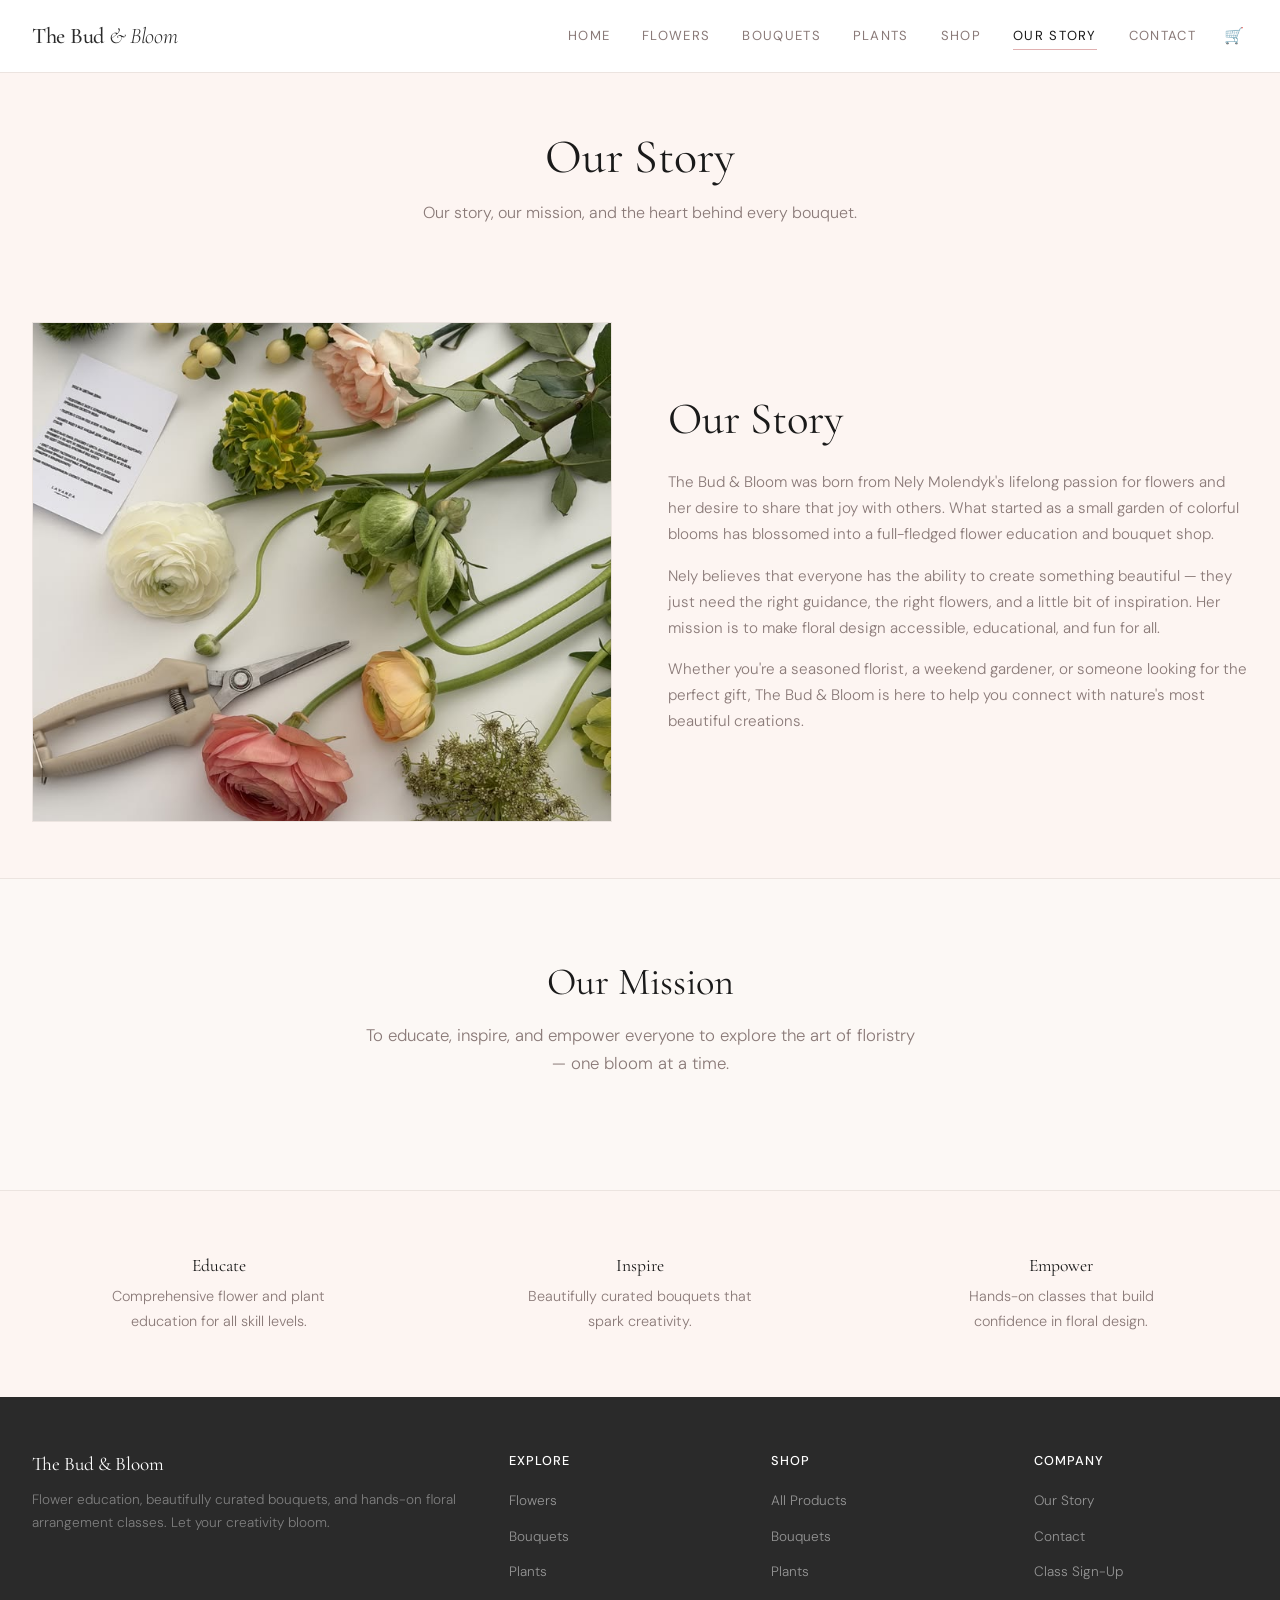
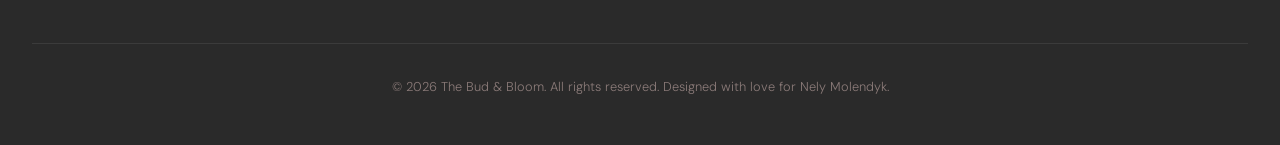
<file: about.html>
<!doctype html>
<html lang="en">
  <head>
    <meta charset="UTF-8" />
    <meta name="viewport" content="width=device-width, initial-scale=1.0" />
    <title>About — The Bud & Bloom</title>
    <meta
      name="description"
      content="Learn the story behind The Bud & Bloom — Nely Molendyk's journey as a florist and educator."
    />
    <link rel="stylesheet" href="css/style.css" />
    <link
      rel="icon"
      type="image/svg+xml"
      href="data:image/svg+xml,%3Csvg xmlns='http://www.w3.org/2000/svg' viewBox='0 0 100 100'%3E%3Ctext y='.9em' font-size='90'%3E🌸%3C/text%3E%3C/svg%3E"
    />
  </head>
  <body>
    <header>
      <div class="header-inner">
        <a href="index.html" class="logo">The Bud <span>&amp; Bloom</span></a>
        <div class="header-right">
          <nav>
            <ul class="nav-links" id="navLinks">
              <li><a href="index.html">Home</a></li>
              <li><a href="flower-library.html">Flowers</a></li>
              <li><a href="bouquets.html">Bouquets</a></li>
              <li><a href="plant-guide.html">Plants</a></li>
              <li><a href="shop.html">Shop</a></li>
              <li><a href="about.html" class="active">Our Story</a></li>
              <li><a href="contact.html">Contact</a></li>
            </ul>
          </nav>
          <div class="header-icons">
            <a href="cart.html" aria-label="Cart">🛒</a>
          </div>
          <button
            class="hamburger"
            id="hamburger"
            aria-label="Toggle navigation"
          >
            <span></span><span></span><span></span>
          </button>
        </div>
      </div>
    </header>

    <section class="page-banner">
      <h1>Our Story</h1>
      <p>Our story, our mission, and the heart behind every bouquet.</p>
    </section>

    <section class="content-section">
      <div class="about-layout">
        <img src="images/our-story.jpg" alt="Our Story" class="about-image" />
        <div class="about-text">
          <h2>Our Story</h2>
          <p>
            The Bud &amp; Bloom was born from Nely Molendyk's lifelong passion
            for flowers and her desire to share that joy with others. What
            started as a small garden of colorful blooms has blossomed into a
            full-fledged flower education and bouquet shop.
          </p>
          <p>
            Nely believes that everyone has the ability to create something
            beautiful — they just need the right guidance, the right flowers,
            and a little bit of inspiration. Her mission is to make floral
            design accessible, educational, and fun for all.
          </p>
          <p>
            Whether you're a seasoned florist, a weekend gardener, or someone
            looking for the perfect gift, The Bud &amp; Bloom is here to help
            you connect with nature's most beautiful creations.
          </p>
        </div>
      </div>
    </section>

    <section class="cta-section">
      <h2>Our Mission</h2>
      <p>
        To educate, inspire, and empower everyone to explore the art of
        floristry — one bloom at a time.
      </p>
    </section>

    <section style="max-width: 1280px; margin: 0 auto; padding: 4rem 2rem">
      <div class="mission-grid" style="padding: 0">
        <div class="mission-item">
          <h4>Educate</h4>
          <p>Comprehensive flower and plant education for all skill levels.</p>
        </div>
        <div class="mission-item">
          <h4>Inspire</h4>
          <p>Beautifully curated bouquets that spark creativity.</p>
        </div>
        <div class="mission-item">
          <h4>Empower</h4>
          <p>Hands-on classes that build confidence in floral design.</p>
        </div>
      </div>
    </section>

    <footer>
      <div class="footer-inner">
        <div class="footer-brand">
          <h3>The Bud &amp; Bloom</h3>
          <p>
            Flower education, beautifully curated bouquets, and hands-on floral
            arrangement classes. Let your creativity bloom.
          </p>
        </div>
        <div class="footer-col">
          <h4>Explore</h4>
          <ul>
            <li><a href="flower-library.html">Flowers</a></li>
            <li><a href="bouquets.html">Bouquets</a></li>
            <li><a href="plant-guide.html">Plants</a></li>
          </ul>
        </div>
        <div class="footer-col">
          <h4>Shop</h4>
          <ul>
            <li><a href="shop.html">All Products</a></li>
            <li><a href="bouquets.html">Bouquets</a></li>
            <li><a href="plant-guide.html">Plants</a></li>
          </ul>
        </div>
        <div class="footer-col">
          <h4>Company</h4>
          <ul>
            <li><a href="about.html">Our Story</a></li>
            <li><a href="contact.html">Contact</a></li>
            <li><a href="contact.html">Class Sign-Up</a></li>
          </ul>
        </div>
      </div>
      <div class="footer-bottom">
        <p>
          &copy; 2026 The Bud &amp; Bloom. All rights reserved. Designed with
          love for Nely Molendyk.
        </p>
      </div>
    </footer>

    <script>
      document
        .getElementById("hamburger")
        .addEventListener("click", function () {
          document.getElementById("navLinks").classList.toggle("open");
        });
    </script>
  </body>
</html>
</file>
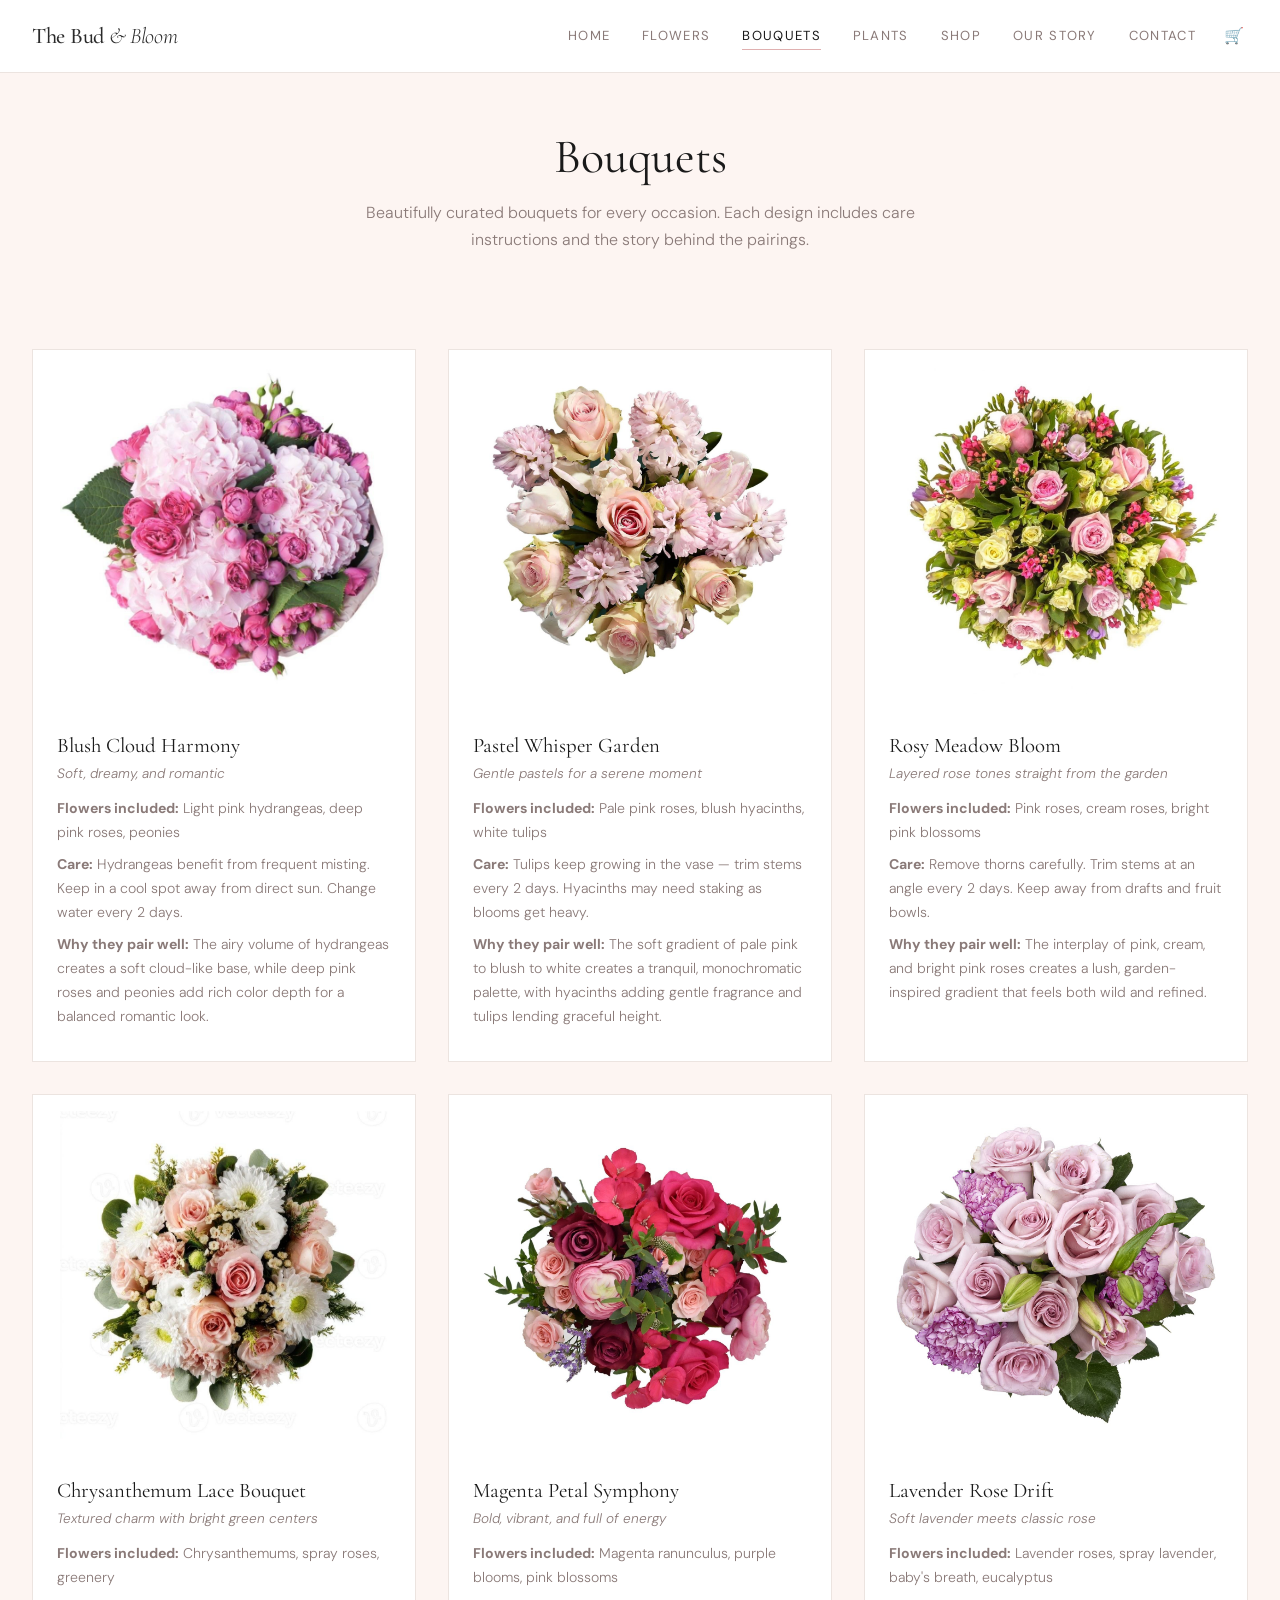
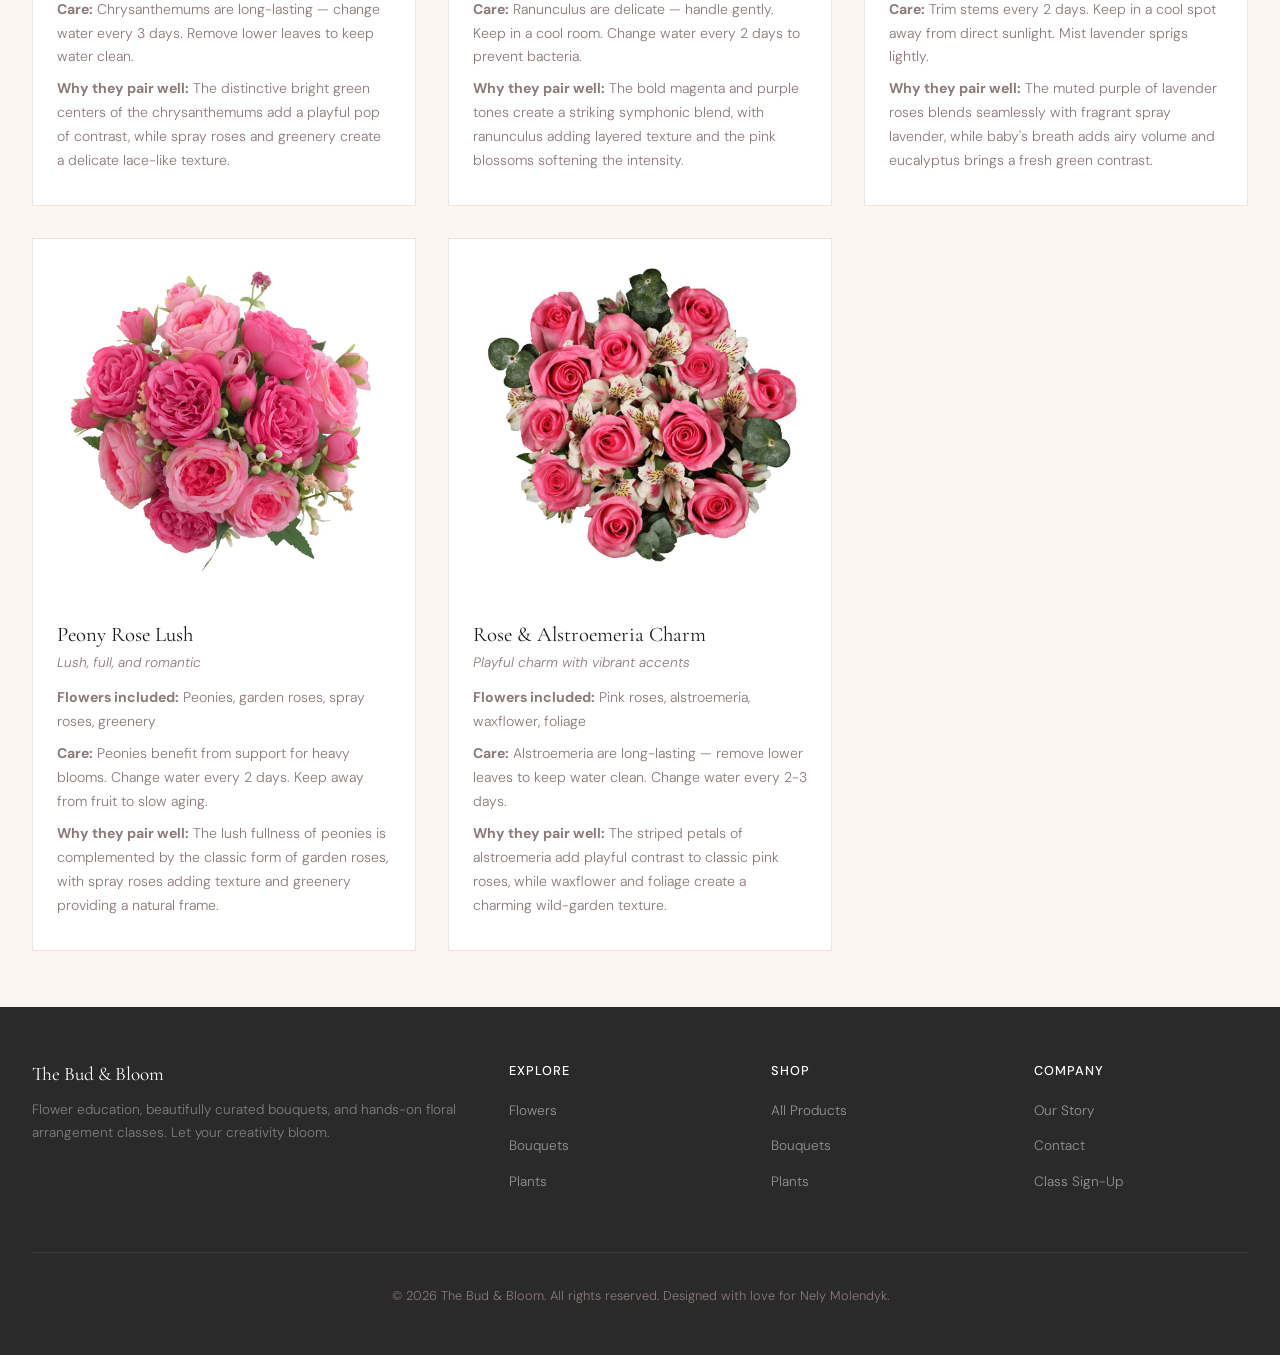
<file: bouquets.html>
<!doctype html>
<html lang="en">
  <head>
    <meta charset="UTF-8" />
    <meta name="viewport" content="width=device-width, initial-scale=1.0" />
    <title>Bouquet Arrangements — The Bud & Bloom</title>
    <meta
      name="description"
      content="Browse our curated bouquet arrangements — each with care instructions, flower pairings, and the story behind the design."
    />
    <link rel="stylesheet" href="css/style.css" />
  </head>
  <body>
    <header>
      <div class="header-inner">
        <a href="index.html" class="logo">The Bud <span>&amp; Bloom</span></a>
        <div class="header-right">
          <nav>
            <ul class="nav-links" id="navLinks">
              <li><a href="index.html">Home</a></li>
              <li><a href="flower-library.html">Flowers</a></li>
              <li><a href="bouquets.html" class="active">Bouquets</a></li>
              <li><a href="plant-guide.html">Plants</a></li>
              <li><a href="shop.html">Shop</a></li>
              <li><a href="about.html">Our Story</a></li>
              <li><a href="contact.html">Contact</a></li>
            </ul>
          </nav>
          <div class="header-icons">
            <a href="cart.html" aria-label="Cart">🛒</a>
          </div>
          <button
            class="hamburger"
            id="hamburger"
            aria-label="Toggle navigation"
          >
            <span></span><span></span><span></span>
          </button>
        </div>
      </div>
    </header>

    <section class="page-banner">
      <h1>Bouquets</h1>
      <p>
        Beautifully curated bouquets for every occasion. Each design includes
        care instructions and the story behind the pairings.
      </p>
    </section>

    <section class="content-section">
      <div class="card-grid">
        <!-- Blush Cloud Harmony -->
        <div class="card">
          <img src="images/blush-cloud-harmony.jpg" alt="Blush Cloud Harmony" />
          <div class="card-content">
            <h3>Blush Cloud Harmony</h3>
            <p class="subtitle">Soft, dreamy, and romantic</p>
            <p>
              <strong>Flowers included:</strong> Light pink hydrangeas, deep
              pink roses, peonies
            </p>
            <p>
              <strong>Care:</strong> Hydrangeas benefit from frequent misting.
              Keep in a cool spot away from direct sun. Change water every 2
              days.
            </p>
            <p>
              <strong>Why they pair well:</strong> The airy volume of hydrangeas
              creates a soft cloud-like base, while deep pink roses and peonies
              add rich color depth for a balanced romantic look.
            </p>
          </div>
        </div>

        <!-- Pastel Whisper Garden -->
        <div class="card">
          <img
            src="images/pastel-whisper-garden.jpg"
            alt="Pastel Whisper Garden"
          />
          <div class="card-content">
            <h3>Pastel Whisper Garden</h3>
            <p class="subtitle">Gentle pastels for a serene moment</p>
            <p>
              <strong>Flowers included:</strong> Pale pink roses, blush
              hyacinths, white tulips
            </p>
            <p>
              <strong>Care:</strong> Tulips keep growing in the vase — trim
              stems every 2 days. Hyacinths may need staking as blooms get
              heavy.
            </p>
            <p>
              <strong>Why they pair well:</strong> The soft gradient of pale
              pink to blush to white creates a tranquil, monochromatic palette,
              with hyacinths adding gentle fragrance and tulips lending graceful
              height.
            </p>
          </div>
        </div>

        <!-- Rosy Meadow Bloom -->
        <div class="card">
          <img src="images/rosy-meadow-bloom.jpg" alt="Rosy Meadow Bloom" />
          <div class="card-content">
            <h3>Rosy Meadow Bloom</h3>
            <p class="subtitle">Layered rose tones straight from the garden</p>
            <p>
              <strong>Flowers included:</strong> Pink roses, cream roses, bright
              pink blossoms
            </p>
            <p>
              <strong>Care:</strong> Remove thorns carefully. Trim stems at an
              angle every 2 days. Keep away from drafts and fruit bowls.
            </p>
            <p>
              <strong>Why they pair well:</strong> The interplay of pink, cream,
              and bright pink roses creates a lush, garden-inspired gradient
              that feels both wild and refined.
            </p>
          </div>
        </div>

        <!-- Chrysanthemum Lace Bouquet -->
        <div class="card">
          <img
            src="images/chrysanthemum-lace-bouquet.jpg"
            alt="Chrysanthemum Lace Bouquet"
          />
          <div class="card-content">
            <h3>Chrysanthemum Lace Bouquet</h3>
            <p class="subtitle">Textured charm with bright green centers</p>
            <p>
              <strong>Flowers included:</strong> Chrysanthemums, spray roses,
              greenery
            </p>
            <p>
              <strong>Care:</strong> Chrysanthemums are long-lasting — change
              water every 3 days. Remove lower leaves to keep water clean.
            </p>
            <p>
              <strong>Why they pair well:</strong> The distinctive bright green
              centers of the chrysanthemums add a playful pop of contrast, while
              spray roses and greenery create a delicate lace-like texture.
            </p>
          </div>
        </div>

        <!-- Magenta Petal Symphony -->
        <div class="card">
          <img
            src="images/magenta petal symthony.jpg"
            alt="Magenta Petal Symphony"
          />
          <div class="card-content">
            <h3>Magenta Petal Symphony</h3>
            <p class="subtitle">Bold, vibrant, and full of energy</p>
            <p>
              <strong>Flowers included:</strong> Magenta ranunculus, purple
              blooms, pink blossoms
            </p>
            <p>
              <strong>Care:</strong> Ranunculus are delicate — handle gently.
              Keep in a cool room. Change water every 2 days to prevent
              bacteria.
            </p>
            <p>
              <strong>Why they pair well:</strong> The bold magenta and purple
              tones create a striking symphonic blend, with ranunculus adding
              layered texture and the pink blossoms softening the intensity.
            </p>
          </div>
        </div>
        <!-- Lavender Rose Drift -->
        <div class="card">
          <img src="images/lavender-rose-drift.jpg" alt="Lavender Rose Drift" />
          <div class="card-content">
            <h3>Lavender Rose Drift</h3>
            <p class="subtitle">Soft lavender meets classic rose</p>
            <p>
              <strong>Flowers included:</strong> Lavender roses, spray lavender,
              baby's breath, eucalyptus
            </p>
            <p>
              <strong>Care:</strong> Trim stems every 2 days. Keep in a cool
              spot away from direct sunlight. Mist lavender sprigs lightly.
            </p>
            <p>
              <strong>Why they pair well:</strong> The muted purple of lavender
              roses blends seamlessly with fragrant spray lavender, while baby's
              breath adds airy volume and eucalyptus brings a fresh green
              contrast.
            </p>
          </div>
        </div>

        <!-- Peony Rose Lush -->
        <div class="card">
          <img src="images/peony-rose-lush.jpg" alt="Peony Rose Lush" />
          <div class="card-content">
            <h3>Peony Rose Lush</h3>
            <p class="subtitle">Lush, full, and romantic</p>
            <p>
              <strong>Flowers included:</strong> Peonies, garden roses, spray
              roses, greenery
            </p>
            <p>
              <strong>Care:</strong> Peonies benefit from support for heavy
              blooms. Change water every 2 days. Keep away from fruit to slow
              aging.
            </p>
            <p>
              <strong>Why they pair well:</strong> The lush fullness of peonies
              is complemented by the classic form of garden roses, with spray
              roses adding texture and greenery providing a natural frame.
            </p>
          </div>
        </div>

        <!-- Rose & Alstroemeria Charm -->
        <div class="card">
          <img
            src="images/rose-and-alstroemeria-charm.jpg"
            alt="Rose &amp; Alstroemeria Charm"
          />
          <div class="card-content">
            <h3>Rose &amp; Alstroemeria Charm</h3>
            <p class="subtitle">Playful charm with vibrant accents</p>
            <p>
              <strong>Flowers included:</strong> Pink roses, alstroemeria,
              waxflower, foliage
            </p>
            <p>
              <strong>Care:</strong> Alstroemeria are long-lasting — remove
              lower leaves to keep water clean. Change water every 2-3 days.
            </p>
            <p>
              <strong>Why they pair well:</strong> The striped petals of
              alstroemeria add playful contrast to classic pink roses, while
              waxflower and foliage create a charming wild-garden texture.
            </p>
          </div>
        </div>
      </div>
    </section>

    <footer>
      <div class="footer-inner">
        <div class="footer-brand">
          <h3>The Bud &amp; Bloom</h3>
          <p>
            Flower education, beautifully curated bouquets, and hands-on floral
            arrangement classes. Let your creativity bloom.
          </p>
        </div>
        <div class="footer-col">
          <h4>Explore</h4>
          <ul>
            <li><a href="flower-library.html">Flowers</a></li>
            <li><a href="bouquets.html">Bouquets</a></li>
            <li><a href="plant-guide.html">Plants</a></li>
          </ul>
        </div>
        <div class="footer-col">
          <h4>Shop</h4>
          <ul>
            <li><a href="shop.html">All Products</a></li>
            <li><a href="bouquets.html">Bouquets</a></li>
            <li><a href="plant-guide.html">Plants</a></li>
          </ul>
        </div>
        <div class="footer-col">
          <h4>Company</h4>
          <ul>
            <li><a href="about.html">Our Story</a></li>
            <li><a href="contact.html">Contact</a></li>
            <li><a href="contact.html">Class Sign-Up</a></li>
          </ul>
        </div>
      </div>
      <div class="footer-bottom">
        <p>
          &copy; 2026 The Bud &amp; Bloom. All rights reserved. Designed with
          love for Nely Molendyk.
        </p>
      </div>
    </footer>

    <script>
      document
        .getElementById("hamburger")
        .addEventListener("click", function () {
          document.getElementById("navLinks").classList.toggle("open");
        });
    </script>
  </body>
</html>
</file>
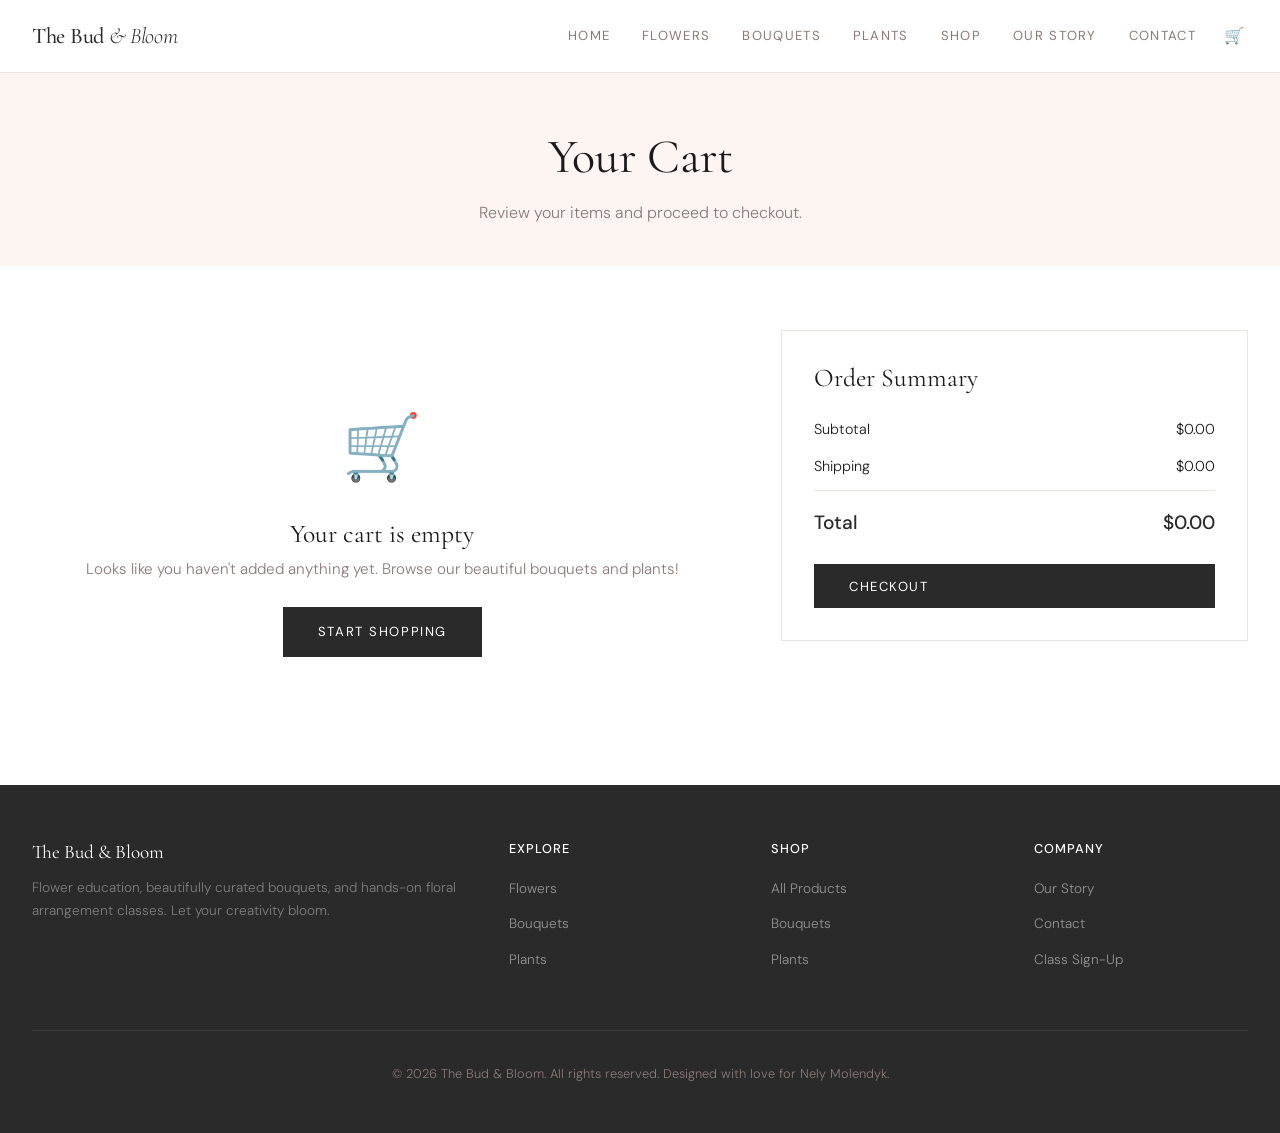
<file: cart.html>
<!doctype html>
<html lang="en">
  <head>
    <meta charset="UTF-8" />
    <meta name="viewport" content="width=device-width, initial-scale=1.0" />
    <title>Cart — The Bud &amp; Bloom</title>
    <meta
      name="description"
      content="Review your cart and checkout at The Bud &amp; Bloom."
    />
    <link rel="stylesheet" href="css/style.css" />
    <link
      rel="icon"
      type="image/svg+xml"
      href="data:image/svg+xml,%3Csvg xmlns='http://www.w3.org/2000/svg' viewBox='0 0 100 100'%3E%3Ctext y='.9em' font-size='90'%3E🌸%3C/text%3E%3C/svg%3E"
    />
    <style>
      .cart-layout {
        display: grid;
        grid-template-columns: 1.5fr 1fr;
        gap: 3rem;
        align-items: start;
      }
      .cart-items {
        min-height: 200px;
      }
      .cart-item {
        display: grid;
        grid-template-columns: 100px 1fr auto;
        gap: 1.5rem;
        align-items: center;
        padding: 1.25rem 0;
        border-bottom: 1px solid var(--border);
      }
      .cart-item:last-child {
        border-bottom: none;
      }
      .cart-item img {
        width: 100px;
        height: 100px;
        object-fit: contain;
        background: var(--white);
        border: 1px solid var(--border);
        padding: 0.5rem;
      }
      .cart-item-info h4 {
        margin-bottom: 0.25rem;
      }
      .cart-item-info p {
        font-size: 0.85rem;
        margin-bottom: 0;
      }
      .cart-item-qty {
        display: flex;
        align-items: center;
        gap: 0.5rem;
      }
      .cart-item-qty button {
        width: 30px;
        height: 30px;
        border: 1px solid var(--border);
        background: var(--white);
        cursor: pointer;
        font-size: 1rem;
        transition: var(--transition);
      }
      .cart-item-qty button:hover {
        border-color: var(--charcoal);
      }
      .cart-item-qty span {
        min-width: 24px;
        text-align: center;
      }
      .cart-item-price {
        text-align: right;
        font-family: var(--font-heading);
        font-size: 1.1rem;
        font-weight: 500;
        color: var(--charcoal);
      }
      .remove-item {
        background: none;
        border: none;
        color: var(--text-muted);
        cursor: pointer;
        font-size: 0.8rem;
        text-decoration: underline;
        transition: var(--transition);
      }
      .remove-item:hover {
        color: #c0392b;
      }

      .cart-summary {
        background: var(--white);
        border: 1px solid var(--border);
        padding: 2rem;
        position: sticky;
        top: 90px;
      }
      .cart-summary h3 {
        margin-bottom: 1.5rem;
      }
      .summary-row {
        display: flex;
        justify-content: space-between;
        margin-bottom: 0.75rem;
        font-size: 0.9rem;
      }
      .summary-total {
        display: flex;
        justify-content: space-between;
        font-size: 1.2rem;
        font-weight: 500;
        color: var(--charcoal);
        border-top: 1px solid var(--border);
        padding-top: 1rem;
        margin-top: 0.5rem;
      }
      .cart-empty {
        text-align: center;
        padding: 4rem 2rem;
      }
      .cart-empty .icon {
        font-size: 4rem;
        margin-bottom: 1rem;
      }
      .cart-empty h3 {
        margin-bottom: 0.5rem;
      }
      .cart-empty p {
        margin-bottom: 1.5rem;
      }

      @media (max-width: 768px) {
        .cart-layout {
          grid-template-columns: 1fr;
        }
        .cart-item {
          grid-template-columns: 80px 1fr;
        }
        .cart-item-price {
          grid-column: 1 / -1;
          text-align: left;
        }
      }
    </style>
  </head>
  <body>
    <header>
      <div class="header-inner">
        <a href="index.html" class="logo">The Bud <span>&amp; Bloom</span></a>
        <div class="header-right">
          <nav>
            <ul class="nav-links" id="navLinks">
              <li><a href="index.html">Home</a></li>
              <li><a href="flower-library.html">Flowers</a></li>
              <li><a href="bouquets.html">Bouquets</a></li>
              <li><a href="plant-guide.html">Plants</a></li>
              <li><a href="shop.html">Shop</a></li>
              <li><a href="about.html">Our Story</a></li>
              <li><a href="contact.html">Contact</a></li>
            </ul>
          </nav>
          <div class="header-icons">
            <a href="cart.html" aria-label="Cart">🛒</a>
          </div>
          <button
            class="hamburger"
            id="hamburger"
            aria-label="Toggle navigation"
          >
            <span></span><span></span><span></span>
          </button>
        </div>
      </div>
    </header>

    <section class="page-banner">
      <h1>Your Cart</h1>
      <p>Review your items and proceed to checkout.</p>
    </section>

    <section class="section">
      <div class="section-inner">
        <div class="cart-layout">
          <div class="cart-items" id="cartItems">
            <!-- Cart items loaded by JavaScript -->
          </div>
          <div class="cart-summary" id="cartSummary">
            <h3>Order Summary</h3>
            <div class="summary-row">
              <span>Subtotal</span>
              <span id="subtotal">$0.00</span>
            </div>
            <div class="summary-row">
              <span>Shipping</span>
              <span id="shipping">$0.00</span>
            </div>
            <div class="summary-total">
              <span>Total</span>
              <span id="total">$0.00</span>
            </div>
            <button
              class="btn btn-primary"
              style="width: 100%; margin-top: 1.5rem"
              onclick="checkout()"
            >
              Checkout
            </button>
          </div>
        </div>
      </div>
    </section>

    <footer>
      <div class="footer-inner">
        <div class="footer-brand">
          <h3>The Bud &amp; Bloom</h3>
          <p>
            Flower education, beautifully curated bouquets, and hands-on floral
            arrangement classes. Let your creativity bloom.
          </p>
        </div>
        <div class="footer-col">
          <h4>Explore</h4>
          <ul>
            <li><a href="flower-library.html">Flowers</a></li>
            <li><a href="bouquets.html">Bouquets</a></li>
            <li><a href="plant-guide.html">Plants</a></li>
          </ul>
        </div>
        <div class="footer-col">
          <h4>Shop</h4>
          <ul>
            <li><a href="shop.html">All Products</a></li>
            <li><a href="bouquets.html">Bouquets</a></li>
            <li><a href="plant-guide.html">Plants</a></li>
          </ul>
        </div>
        <div class="footer-col">
          <h4>Company</h4>
          <ul>
            <li><a href="about.html">Our Story</a></li>
            <li><a href="contact.html">Contact</a></li>
            <li><a href="contact.html">Class Sign-Up</a></li>
          </ul>
        </div>
      </div>
      <div class="footer-bottom">
        <p>
          &copy; 2026 The Bud &amp; Bloom. All rights reserved. Designed with
          love for Nely Molendyk.
        </p>
      </div>
    </footer>

    <script>
      // Product catalog for reference
      const products = {
        "Blush Cloud Harmony": {
          img: "images/blush-cloud-harmony.jpg",
          price: 60.0,
        },
        "Pastel Whisper Garden": {
          img: "images/pastel-whisper-garden.jpg",
          price: 52.0,
        },
        "Rosy Meadow Bloom": {
          img: "images/rosy-meadow-bloom.jpg",
          price: 56.0,
        },
        "Chrysanthemum Lace Bouquet": {
          img: "images/chrysanthemum-lace-bouquet.jpg",
          price: 45.0,
        },
        "Magenta Petal Symphony": {
          img: "images/magenta%20petal%20symthony.jpg",
          price: 62.0,
        },
        "Lavender Rose Drift": {
          img: "images/lavender-rose-drift.jpg",
          price: 54.0,
        },
        "Peony Rose Lush": { img: "images/peony-rose-lush.jpg", price: 64.0 },
        "Rose & Alstroemeria Charm": {
          img: "images/rose-and-alstroemeria-charm.jpg",
          price: 48.0,
        },
        "Snake Plant": { img: "images/snake-plant.jpg", price: 25.0 },
        "Striped Calathea": { img: "images/striped-calathea.jpg", price: 32.0 },
        Anthurium: { img: "images/anthurium.jpg", price: 35.0 },
      };

      function getCart() {
        try {
          return JSON.parse(localStorage.getItem("budCart")) || [];
        } catch {
          return [];
        }
      }

      function saveCart(cart) {
        localStorage.setItem("budCart", JSON.stringify(cart));
      }

      function addToCart(name, price) {
        let cart = getCart();
        const existing = cart.find((item) => item.name === name);
        if (existing) {
          existing.qty += 1;
        } else {
          cart.push({ name, price, qty: 1 });
        }
        saveCart(cart);
        updateCartCount();
        alert(name + " added to cart!");
      }

      function removeFromCart(name) {
        let cart = getCart().filter((item) => item.name !== name);
        saveCart(cart);
        renderCart();
        updateCartCount();
      }

      function updateQty(name, delta) {
        let cart = getCart();
        const item = cart.find((i) => i.name === name);
        if (!item) return;
        item.qty += delta;
        if (item.qty <= 0) {
          cart = cart.filter((i) => i.name !== name);
        }
        saveCart(cart);
        renderCart();
        updateCartCount();
      }

      function renderCart() {
        const container = document.getElementById("cartItems");
        const cart = getCart();
        let subtotal = 0;

        if (cart.length === 0) {
          container.innerHTML = `
          <div class="cart-empty">
            <div class="icon">🛒</div>
            <h3>Your cart is empty</h3>
            <p>Looks like you haven't added anything yet. Browse our beautiful bouquets and plants!</p>
            <a href="shop.html" class="btn btn-primary">Start Shopping</a>
          </div>
        `;
          document.getElementById("subtotal").textContent = "$0.00";
          document.getElementById("shipping").textContent = "$0.00";
          document.getElementById("total").textContent = "$0.00";
          return;
        }

        let html = "";
        cart.forEach((item) => {
          const product = products[item.name] || {
            img: "images/tulip.jpg",
            price: item.price,
          };
          const itemTotal = product.price * item.qty;
          subtotal += itemTotal;
          html += `
          <div class="cart-item">
            <img src="${product.img}" alt="${item.name}">
            <div class="cart-item-info">
              <h4>${item.name}</h4>
              <p>$${product.price.toFixed(2)} each</p>
              <button class="remove-item" onclick="removeFromCart('${item.name.replace(/'/g, "\\'")}')">Remove</button>
            </div>
            <div class="cart-item-qty">
              <button onclick="updateQty('${item.name.replace(/'/g, "\\'")}', -1)">−</button>
              <span>${item.qty}</span>
              <button onclick="updateQty('${item.name.replace(/'/g, "\\'")}', 1)">+</button>
            </div>
            <div class="cart-item-price">$${itemTotal.toFixed(2)}</div>
          </div>
        `;
        });

        container.innerHTML = html;

        const shipping = subtotal >= 50 ? 0 : 8;
        const total = subtotal + shipping;
        document.getElementById("subtotal").textContent =
          "$" + subtotal.toFixed(2);
        document.getElementById("shipping").textContent =
          shipping === 0 ? "Free" : "$" + shipping.toFixed(2);
        document.getElementById("total").textContent = "$" + total.toFixed(2);
      }

      function updateCartCount() {
        const cart = getCart();
        const count = cart.reduce((sum, item) => sum + item.qty, 0);
        // Update any cart count badges if needed
      }

      function checkout() {
        const cart = getCart();
        if (cart.length === 0) {
          alert("Your cart is empty! Add some items before checking out.");
          return;
        }
        alert(
          "Thank you for your order! You will be redirected to our contact page to finalize your purchase.",
        );
        localStorage.removeItem("budCart");
        window.location.href = "contact.html";
      }

      // Initial render
      renderCart();
      updateCartCount();
    </script>
  </body>
</html>
</file>
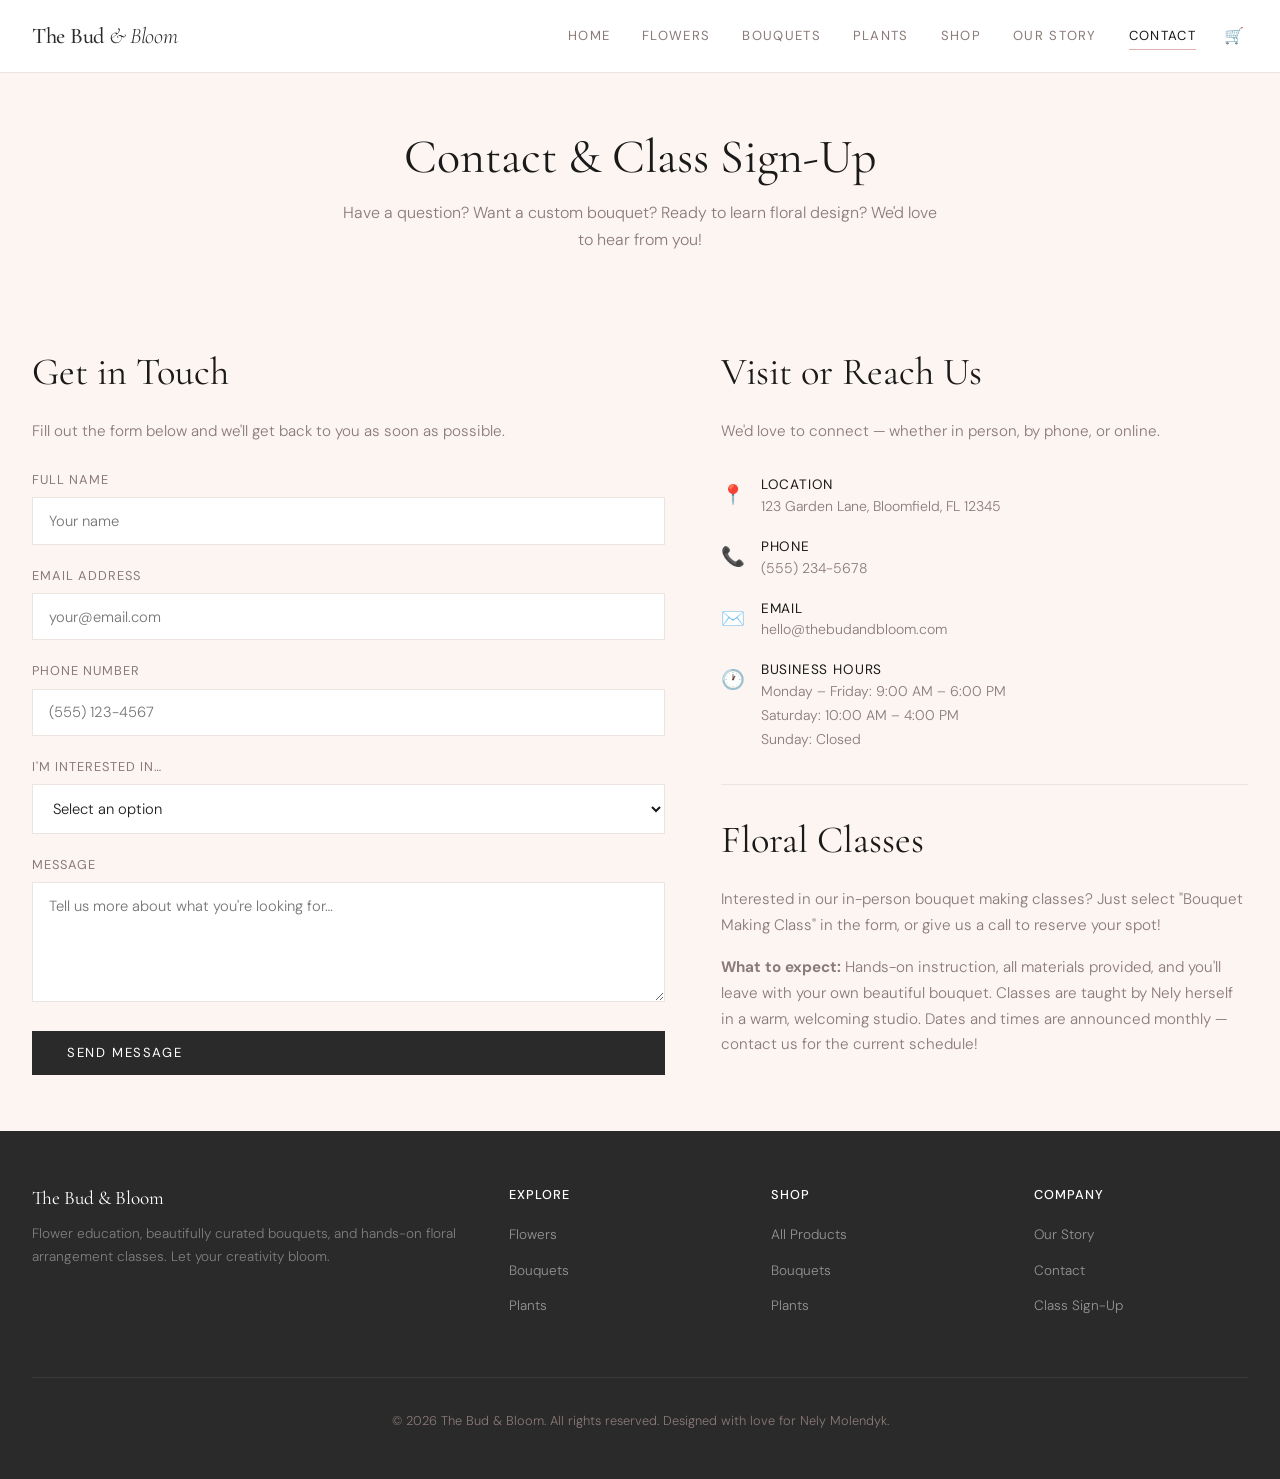
<file: contact.html>
<!doctype html>
<html lang="en">
  <head>
    <meta charset="UTF-8" />
    <meta name="viewport" content="width=device-width, initial-scale=1.0" />
    <title>Contact & Class Sign-Up — The Bud & Bloom</title>
    <meta
      name="description"
      content="Contact The Bud & Bloom or sign up for in-person bouquet making classes. We'd love to hear from you!"
    />
    <link rel="stylesheet" href="css/style.css" />
    <link
      rel="icon"
      type="image/svg+xml"
      href="data:image/svg+xml,%3Csvg xmlns='http://www.w3.org/2000/svg' viewBox='0 0 100 100'%3E%3Ctext y='.9em' font-size='90'%3E🌸%3C/text%3E%3C/svg%3E"
    />
  </head>
  <body>
    <header>
      <div class="header-inner">
        <a href="index.html" class="logo">The Bud <span>&amp; Bloom</span></a>
        <div class="header-right">
          <nav>
            <ul class="nav-links" id="navLinks">
              <li><a href="index.html">Home</a></li>
              <li><a href="flower-library.html">Flowers</a></li>
              <li><a href="bouquets.html">Bouquets</a></li>
              <li><a href="plant-guide.html">Plants</a></li>
              <li><a href="shop.html">Shop</a></li>
              <li><a href="about.html">Our Story</a></li>
              <li><a href="contact.html" class="active">Contact</a></li>
            </ul>
          </nav>
          <div class="header-icons">
            <a href="cart.html" aria-label="Cart">🛒</a>
          </div>
          <button
            class="hamburger"
            id="hamburger"
            aria-label="Toggle navigation"
          >
            <span></span><span></span><span></span>
          </button>
        </div>
      </div>
    </header>

    <section class="page-banner">
      <h1>Contact &amp; Class Sign-Up</h1>
      <p>
        Have a question? Want a custom bouquet? Ready to learn floral design?
        We'd love to hear from you!
      </p>
    </section>

    <section class="content-section">
      <div class="contact-layout">
        <!-- Contact Form -->
        <div>
          <h2 style="text-align: left">Get in Touch</h2>
          <p style="color: var(--text-muted); margin-bottom: 1.5rem">
            Fill out the form below and we'll get back to you as soon as
            possible.
          </p>

          <form id="contactForm">
            <div class="form-group">
              <label for="name">Full Name</label>
              <input
                type="text"
                id="name"
                name="name"
                placeholder="Your name"
                required
              />
            </div>

            <div class="form-group">
              <label for="email">Email Address</label>
              <input
                type="email"
                id="email"
                name="email"
                placeholder="your@email.com"
                required
              />
            </div>

            <div class="form-group">
              <label for="phone">Phone Number</label>
              <input
                type="tel"
                id="phone"
                name="phone"
                placeholder="(555) 123-4567"
              />
            </div>

            <div class="form-group">
              <label for="interest">I'm interested in…</label>
              <select id="interest" name="interest">
                <option value="">Select an option</option>
                <option value="class">Bouquet Making Class</option>
                <option value="custom-bouquet">Custom Bouquet Order</option>
                <option value="plant-purchase">Plant Purchase</option>
                <option value="general">General Inquiry</option>
                <option value="other">Other</option>
              </select>
            </div>

            <div class="form-group">
              <label for="message">Message</label>
              <textarea
                id="message"
                name="message"
                placeholder="Tell us more about what you're looking for…"
                required
              ></textarea>
            </div>

            <button type="submit" class="btn btn-primary" style="width: 100%">
              Send Message
            </button>
          </form>
          <p
            id="formFeedback"
            style="margin-top: 1rem; font-weight: 600; display: none"
          ></p>
        </div>

        <!-- Contact Info -->
        <div class="contact-info">
          <h2 style="text-align: left">Visit or Reach Us</h2>
          <p style="color: var(--text-muted); margin-bottom: 2rem">
            We'd love to connect — whether in person, by phone, or online.
          </p>

          <div class="contact-info-item">
            <div class="icon">📍</div>
            <div class="info">
              <h4>Location</h4>
              <p>123 Garden Lane, Bloomfield, FL 12345</p>
            </div>
          </div>

          <div class="contact-info-item">
            <div class="icon">📞</div>
            <div class="info">
              <h4>Phone</h4>
              <p>(555) 234-5678</p>
            </div>
          </div>

          <div class="contact-info-item">
            <div class="icon">✉️</div>
            <div class="info">
              <h4>Email</h4>
              <p>hello@thebudandbloom.com</p>
            </div>
          </div>

          <div class="contact-info-item">
            <div class="icon">🕐</div>
            <div class="info">
              <h4>Business Hours</h4>
              <p>Monday – Friday: 9:00 AM – 6:00 PM</p>
              <p>Saturday: 10:00 AM – 4:00 PM</p>
              <p>Sunday: Closed</p>
            </div>
          </div>

          <hr class="contact-divider" />

          <h2 style="text-align: left">Floral Classes</h2>
          <p style="color: var(--text-muted); margin-bottom: 1rem">
            Interested in our in-person bouquet making classes? Just select
            "Bouquet Making Class" in the form, or give us a call to reserve
            your spot!
          </p>
          <p>
            <strong>What to expect:</strong> Hands-on instruction, all materials
            provided, and you'll leave with your own beautiful bouquet. Classes
            are taught by Nely herself in a warm, welcoming studio. Dates and
            times are announced monthly — contact us for the current schedule!
          </p>
        </div>
      </div>
    </section>

    <footer>
      <div class="footer-inner">
        <div class="footer-brand">
          <h3>The Bud &amp; Bloom</h3>
          <p>
            Flower education, beautifully curated bouquets, and hands-on floral
            arrangement classes. Let your creativity bloom.
          </p>
        </div>
        <div class="footer-col">
          <h4>Explore</h4>
          <ul>
            <li><a href="flower-library.html">Flowers</a></li>
            <li><a href="bouquets.html">Bouquets</a></li>
            <li><a href="plant-guide.html">Plants</a></li>
          </ul>
        </div>
        <div class="footer-col">
          <h4>Shop</h4>
          <ul>
            <li><a href="shop.html">All Products</a></li>
            <li><a href="bouquets.html">Bouquets</a></li>
            <li><a href="plant-guide.html">Plants</a></li>
          </ul>
        </div>
        <div class="footer-col">
          <h4>Company</h4>
          <ul>
            <li><a href="about.html">Our Story</a></li>
            <li><a href="contact.html">Contact</a></li>
            <li><a href="contact.html">Class Sign-Up</a></li>
          </ul>
        </div>
      </div>
      <div class="footer-bottom">
        <p>
          &copy; 2026 The Bud &amp; Bloom. All rights reserved. Designed with
          love for Nely Molendyk.
        </p>
      </div>
    </footer>

    <script>
      document
        .getElementById("hamburger")
        .addEventListener("click", function () {
          document.getElementById("navLinks").classList.toggle("open");
        });

      document
        .getElementById("contactForm")
        .addEventListener("submit", function (e) {
          e.preventDefault();
          const feedback = document.getElementById("formFeedback");
          feedback.style.display = "block";
          feedback.style.color = "#4a4a4a";
          feedback.textContent =
            "Thank you! Your message has been sent. We will get back to you soon.";
          this.reset();
        });
    </script>
  </body>
</html>
</file>
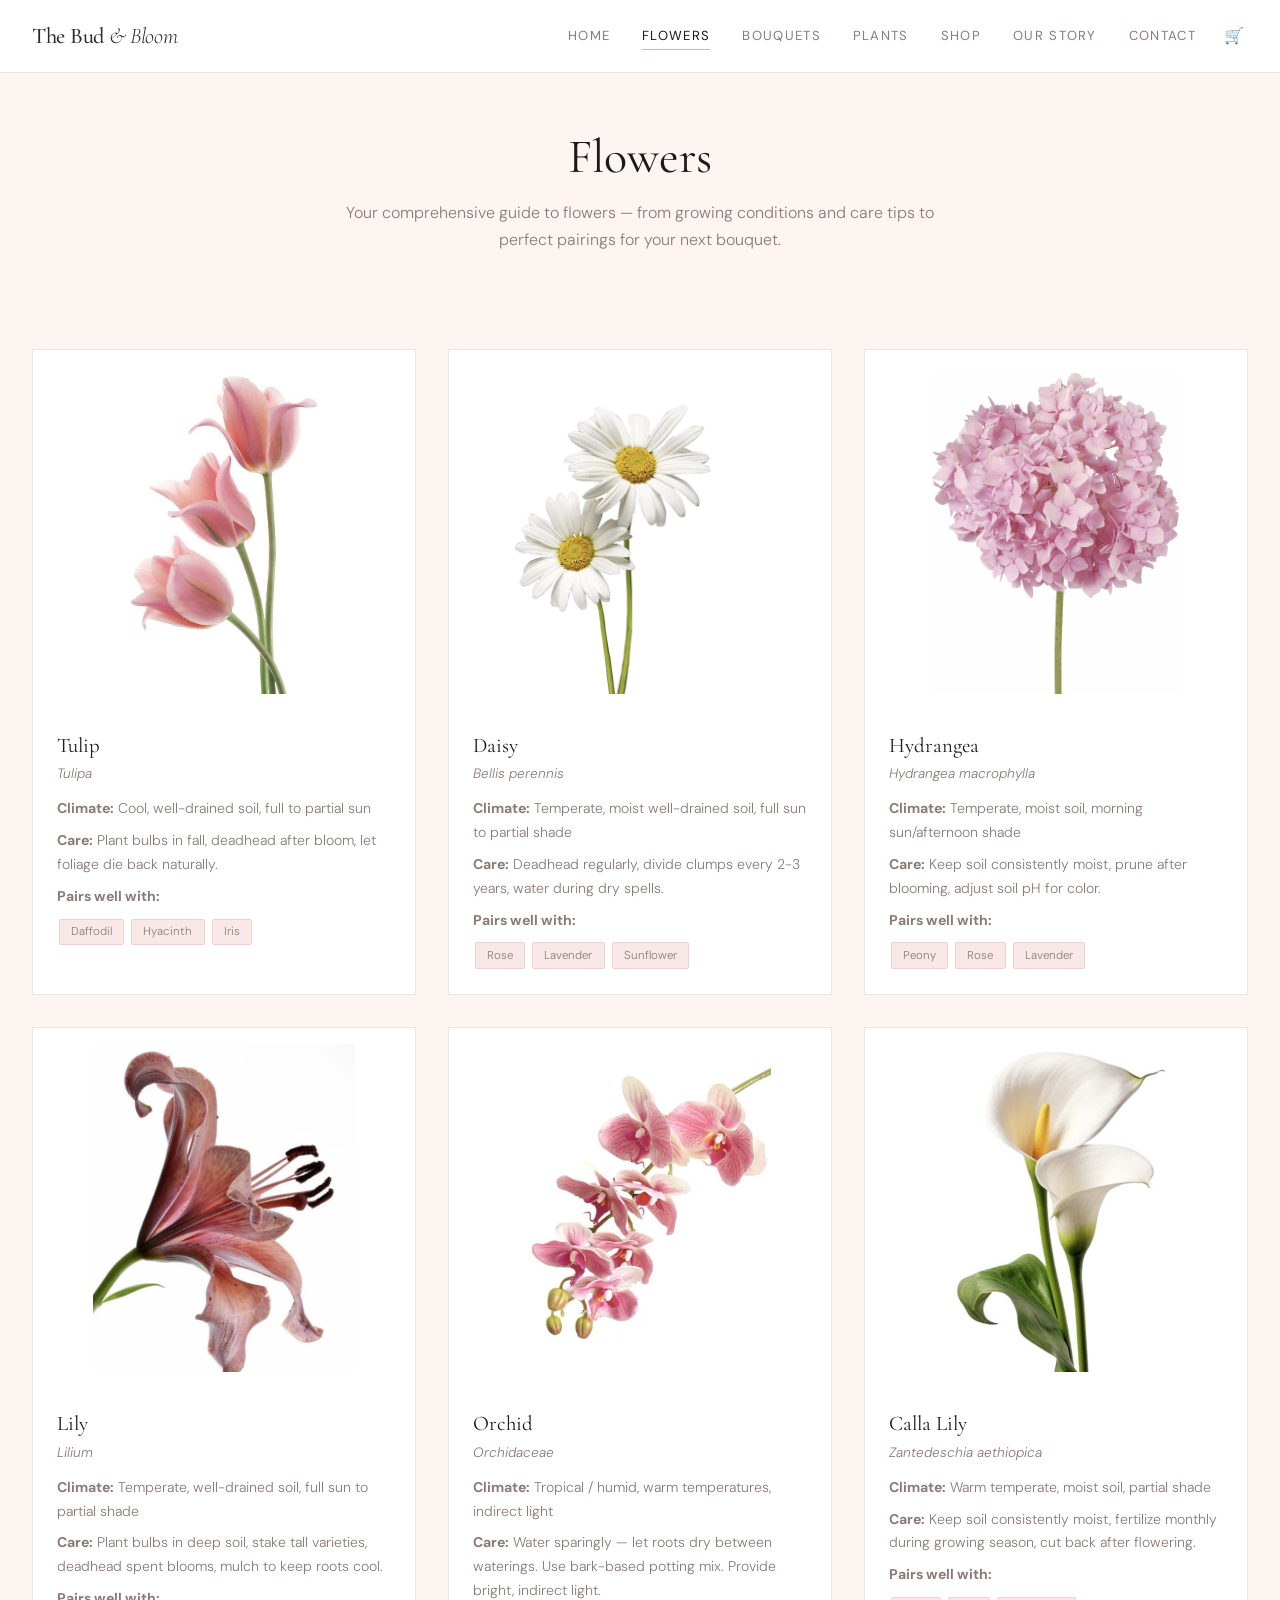
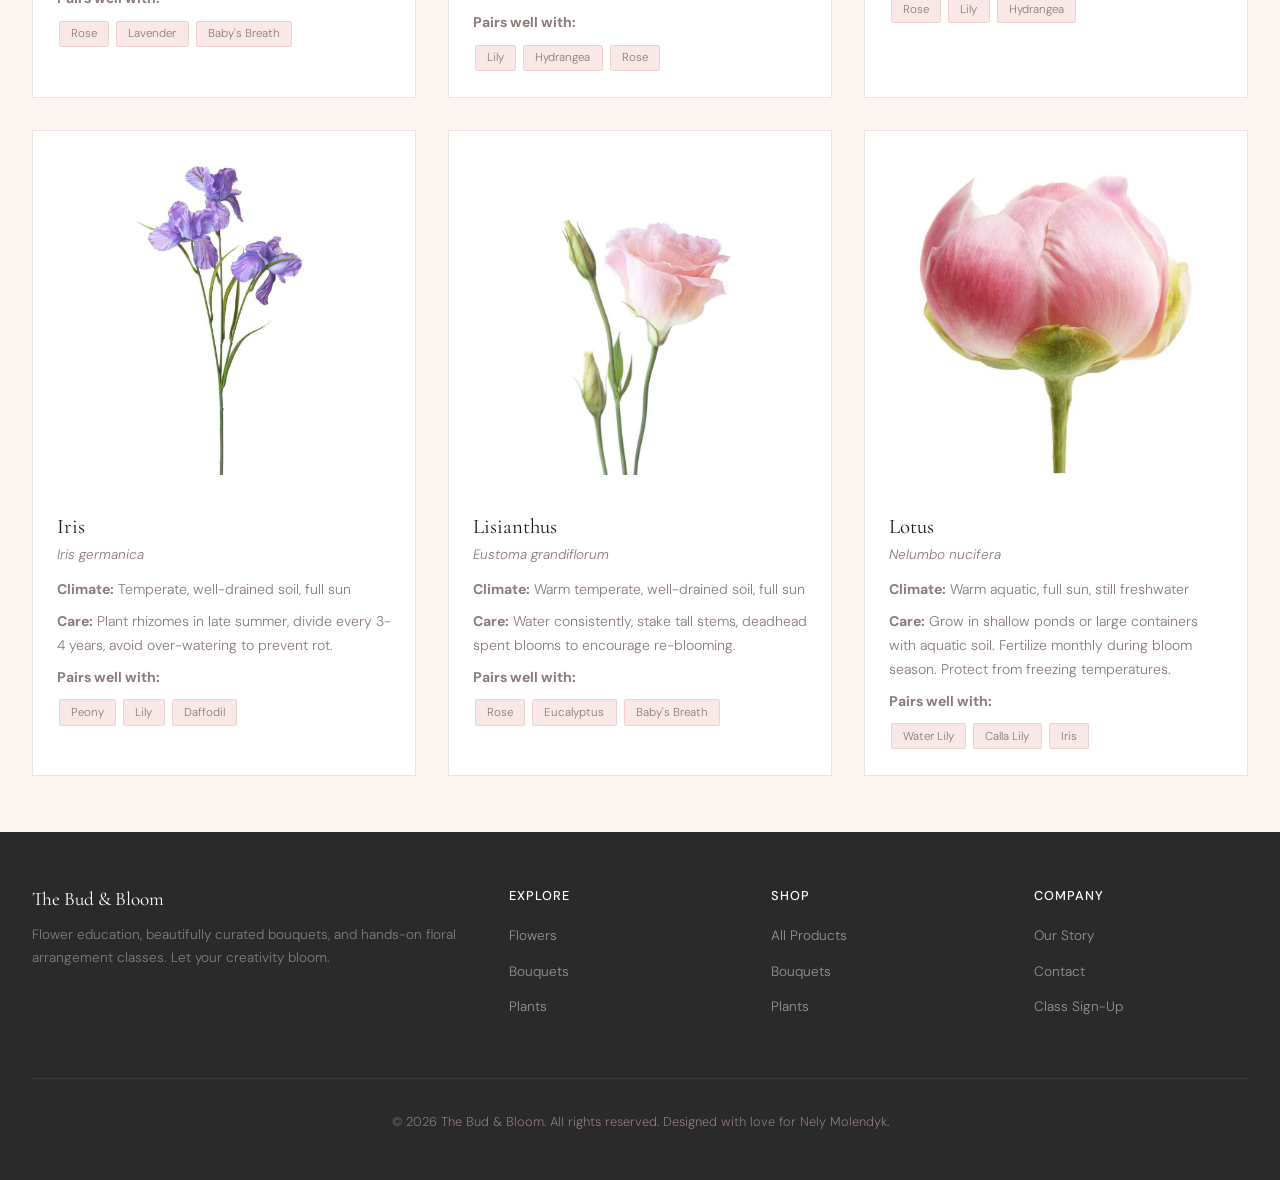
<file: flower-library.html>
<!doctype html>
<html lang="en">
  <head>
    <meta charset="UTF-8" />
    <meta name="viewport" content="width=device-width, initial-scale=1.0" />
    <title>Flower Library — The Bud & Bloom</title>
    <meta
      name="description"
      content="Explore our flower library — learn about growing conditions, care instructions, and suggested pairings for every flower."
    />
    <link rel="stylesheet" href="css/style.css" />
    <link
      rel="icon"
      type="image/svg+xml"
      href="data:image/svg+xml,%3Csvg xmlns='http://www.w3.org/2000/svg' viewBox='0 0 100 100'%3E%3Ctext y='.9em' font-size='90'%3E🌸%3C/text%3E%3C/svg%3E"
    />
  </head>
  <body>
    <header>
      <div class="header-inner">
        <a href="index.html" class="logo">The Bud <span>&amp; Bloom</span></a>
        <div class="header-right">
          <nav>
            <ul class="nav-links" id="navLinks">
              <li><a href="index.html">Home</a></li>
              <li><a href="flower-library.html" class="active">Flowers</a></li>
              <li><a href="bouquets.html">Bouquets</a></li>
              <li><a href="plant-guide.html">Plants</a></li>
              <li><a href="shop.html">Shop</a></li>
              <li><a href="about.html">Our Story</a></li>
              <li><a href="contact.html">Contact</a></li>
            </ul>
          </nav>
          <div class="header-icons">
            <a href="cart.html" aria-label="Cart">🛒</a>
          </div>
          <button
            class="hamburger"
            id="hamburger"
            aria-label="Toggle navigation"
          >
            <span></span><span></span><span></span>
          </button>
        </div>
      </div>
    </header>

    <section class="page-banner">
      <h1>Flowers</h1>
      <p>
        Your comprehensive guide to flowers — from growing conditions and care
        tips to perfect pairings for your next bouquet.
      </p>
    </section>

    <section class="content-section">
      <div class="card-grid">
        <!-- Tulip -->
        <div class="card">
          <img src="images/tulip.jpg" alt="Tulip" />
          <div class="card-content">
            <h3>Tulip</h3>
            <p class="subtitle">Tulipa</p>
            <p>
              <strong>Climate:</strong> Cool, well-drained soil, full to partial
              sun
            </p>
            <p>
              <strong>Care:</strong> Plant bulbs in fall, deadhead after bloom,
              let foliage die back naturally.
            </p>
            <p><strong>Pairs well with:</strong></p>
            <div>
              <span class="tag">Daffodil</span>
              <span class="tag">Hyacinth</span>
              <span class="tag">Iris</span>
            </div>
          </div>
        </div>

        <div class="card">
          <img src="images/daisy.jpg" alt="Daisy" />
          <div class="card-content">
            <h3>Daisy</h3>
            <p class="subtitle">Bellis perennis</p>
            <p>
              <strong>Climate:</strong> Temperate, moist well-drained soil, full
              sun to partial shade
            </p>
            <p>
              <strong>Care:</strong> Deadhead regularly, divide clumps every 2-3
              years, water during dry spells.
            </p>
            <p><strong>Pairs well with:</strong></p>
            <div>
              <span class="tag">Rose</span>
              <span class="tag">Lavender</span>
              <span class="tag">Sunflower</span>
            </div>
          </div>
        </div>

        <div class="card">
          <img src="images/hydrangea.jpg" alt="Hydrangea" />
          <div class="card-content">
            <h3>Hydrangea</h3>
            <p class="subtitle">Hydrangea macrophylla</p>
            <p>
              <strong>Climate:</strong> Temperate, moist soil, morning
              sun/afternoon shade
            </p>
            <p>
              <strong>Care:</strong> Keep soil consistently moist, prune after
              blooming, adjust soil pH for color.
            </p>
            <p><strong>Pairs well with:</strong></p>
            <div>
              <span class="tag">Peony</span>
              <span class="tag">Rose</span>
              <span class="tag">Lavender</span>
            </div>
          </div>
        </div>

        <!-- Lily -->
        <div class="card">
          <img src="images/lily.jpg" alt="Lily" />
          <div class="card-content">
            <h3>Lily</h3>
            <p class="subtitle">Lilium</p>
            <p>
              <strong>Climate:</strong> Temperate, well-drained soil, full sun
              to partial shade
            </p>
            <p>
              <strong>Care:</strong> Plant bulbs in deep soil, stake tall
              varieties, deadhead spent blooms, mulch to keep roots cool.
            </p>
            <p><strong>Pairs well with:</strong></p>
            <div>
              <span class="tag">Rose</span>
              <span class="tag">Lavender</span>
              <span class="tag">Baby's Breath</span>
            </div>
          </div>
        </div>

        <!-- Orchid -->
        <div class="card">
          <img src="images/orchid.jpg" alt="Orchid" />
          <div class="card-content">
            <h3>Orchid</h3>
            <p class="subtitle">Orchidaceae</p>
            <p>
              <strong>Climate:</strong> Tropical / humid, warm temperatures,
              indirect light
            </p>
            <p>
              <strong>Care:</strong> Water sparingly — let roots dry between
              waterings. Use bark-based potting mix. Provide bright, indirect
              light.
            </p>
            <p><strong>Pairs well with:</strong></p>
            <div>
              <span class="tag">Lily</span>
              <span class="tag">Hydrangea</span>
              <span class="tag">Rose</span>
            </div>
          </div>
        </div>

        <!-- Calla Lily -->
        <div class="card">
          <img src="images/calla-lily.jpg" alt="Calla Lily" />
          <div class="card-content">
            <h3>Calla Lily</h3>
            <p class="subtitle">Zantedeschia aethiopica</p>
            <p>
              <strong>Climate:</strong> Warm temperate, moist soil, partial
              shade
            </p>
            <p>
              <strong>Care:</strong> Keep soil consistently moist, fertilize
              monthly during growing season, cut back after flowering.
            </p>
            <p><strong>Pairs well with:</strong></p>
            <div>
              <span class="tag">Rose</span>
              <span class="tag">Lily</span>
              <span class="tag">Hydrangea</span>
            </div>
          </div>
        </div>

        <!-- Iris -->
        <div class="card">
          <img src="images/iris.jpg" alt="Iris" />
          <div class="card-content">
            <h3>Iris</h3>
            <p class="subtitle">Iris germanica</p>
            <p>
              <strong>Climate:</strong> Temperate, well-drained soil, full sun
            </p>
            <p>
              <strong>Care:</strong> Plant rhizomes in late summer, divide every
              3-4 years, avoid over-watering to prevent rot.
            </p>
            <p><strong>Pairs well with:</strong></p>
            <div>
              <span class="tag">Peony</span>
              <span class="tag">Lily</span>
              <span class="tag">Daffodil</span>
            </div>
          </div>
        </div>

        <!-- Lisianthus -->
        <div class="card">
          <img src="images/lisianthus.jpg" alt="Lisianthus" />
          <div class="card-content">
            <h3>Lisianthus</h3>
            <p class="subtitle">Eustoma grandiflorum</p>
            <p>
              <strong>Climate:</strong> Warm temperate, well-drained soil, full
              sun
            </p>
            <p>
              <strong>Care:</strong> Water consistently, stake tall stems,
              deadhead spent blooms to encourage re-blooming.
            </p>
            <p><strong>Pairs well with:</strong></p>
            <div>
              <span class="tag">Rose</span>
              <span class="tag">Eucalyptus</span>
              <span class="tag">Baby&#39;s Breath</span>
            </div>
          </div>
        </div>

        <!-- Lotus -->
        <div class="card">
          <img src="images/lotus.jpg" alt="Lotus" />
          <div class="card-content">
            <h3>Lotus</h3>
            <p class="subtitle">Nelumbo nucifera</p>
            <p>
              <strong>Climate:</strong> Warm aquatic, full sun, still freshwater
            </p>
            <p>
              <strong>Care:</strong> Grow in shallow ponds or large containers
              with aquatic soil. Fertilize monthly during bloom season. Protect
              from freezing temperatures.
            </p>
            <p><strong>Pairs well with:</strong></p>
            <div>
              <span class="tag">Water Lily</span>
              <span class="tag">Calla Lily</span>
              <span class="tag">Iris</span>
            </div>
          </div>
        </div>
      </div>
    </section>

    <footer>
      <div class="footer-inner">
        <div class="footer-brand">
          <h3>The Bud &amp; Bloom</h3>
          <p>
            Flower education, beautifully curated bouquets, and hands-on floral
            arrangement classes. Let your creativity bloom.
          </p>
        </div>
        <div class="footer-col">
          <h4>Explore</h4>
          <ul>
            <li><a href="flower-library.html">Flowers</a></li>
            <li><a href="bouquets.html">Bouquets</a></li>
            <li><a href="plant-guide.html">Plants</a></li>
          </ul>
        </div>
        <div class="footer-col">
          <h4>Shop</h4>
          <ul>
            <li><a href="shop.html">All Products</a></li>
            <li><a href="bouquets.html">Bouquets</a></li>
            <li><a href="plant-guide.html">Plants</a></li>
          </ul>
        </div>
        <div class="footer-col">
          <h4>Company</h4>
          <ul>
            <li><a href="about.html">Our Story</a></li>
            <li><a href="contact.html">Contact</a></li>
            <li><a href="contact.html">Class Sign-Up</a></li>
          </ul>
        </div>
      </div>
      <div class="footer-bottom">
        <p>
          &copy; 2026 The Bud &amp; Bloom. All rights reserved. Designed with
          love for Nely Molendyk.
        </p>
      </div>
    </footer>

    <script>
      document
        .getElementById("hamburger")
        .addEventListener("click", function () {
          document.getElementById("navLinks").classList.toggle("open");
        });
    </script>
  </body>
</html>
</file>
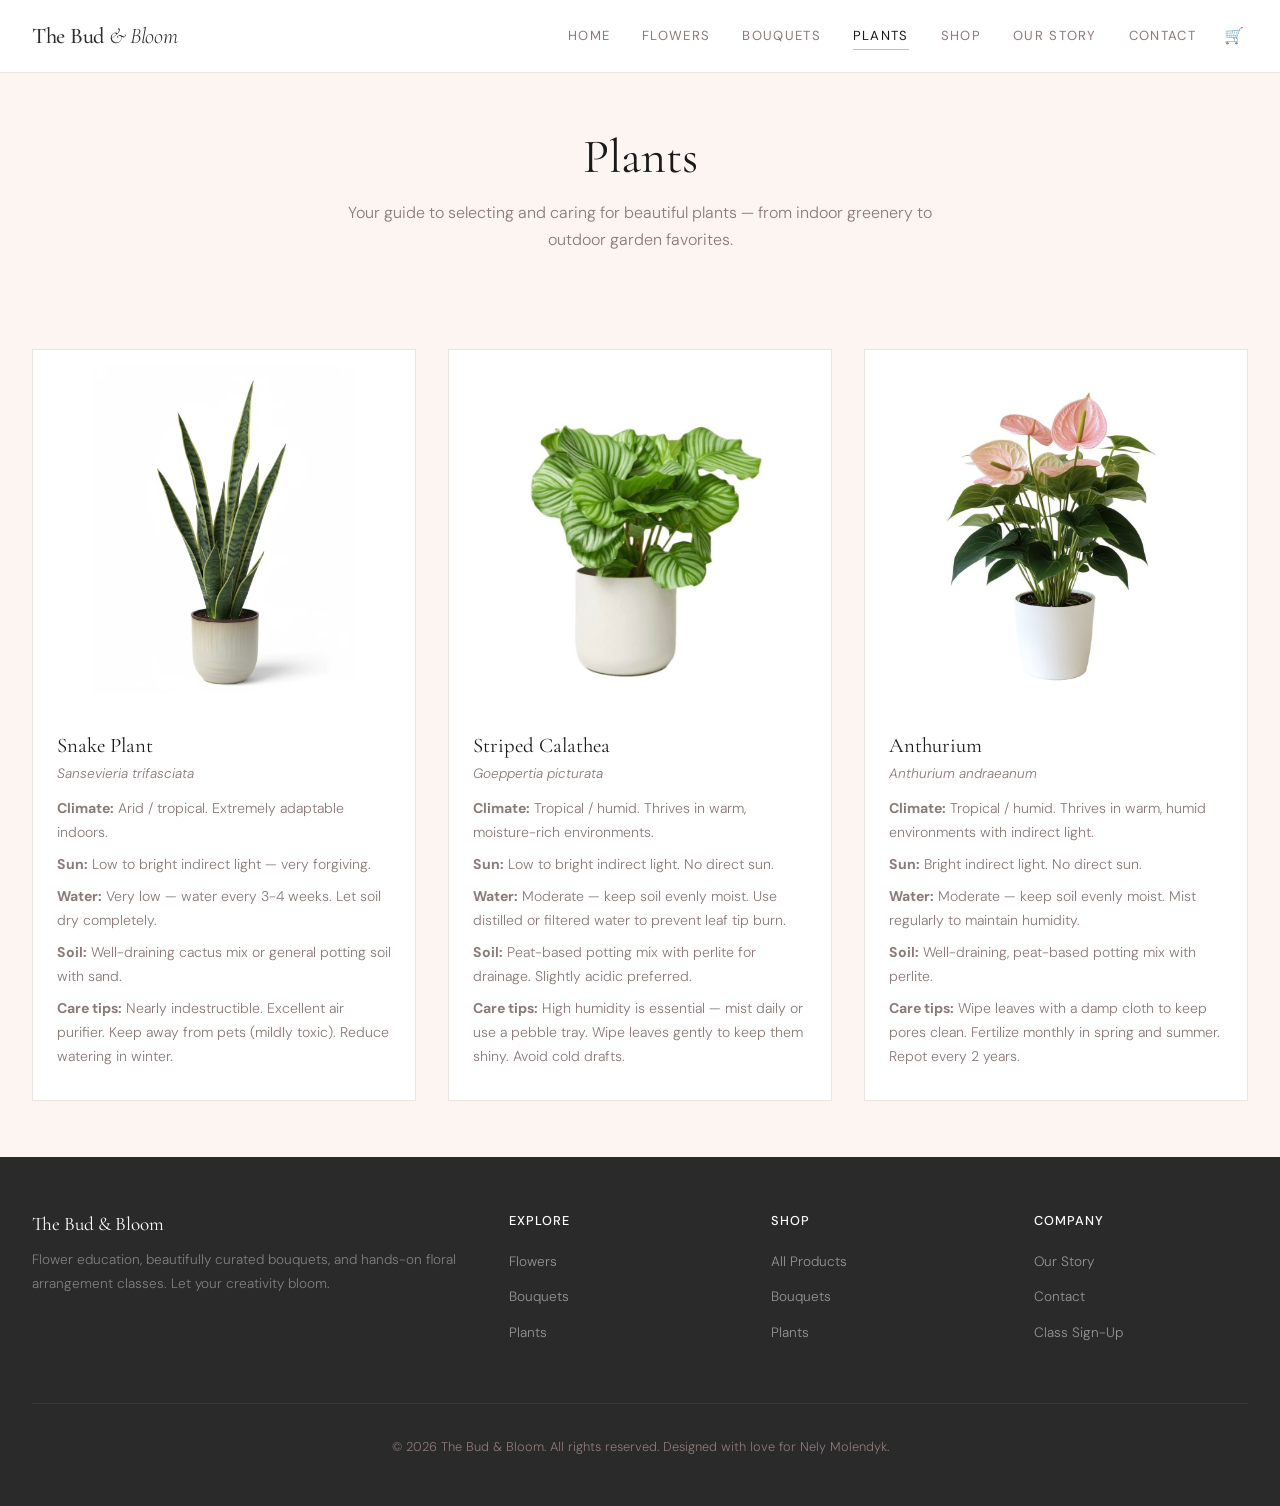
<file: plant-guide.html>
<!doctype html>
<html lang="en">
  <head>
    <meta charset="UTF-8" />
    <meta name="viewport" content="width=device-width, initial-scale=1.0" />
    <title>Plant Guide — The Bud & Bloom</title>
    <meta
      name="description"
      content="Learn about different plants, their climate and weather needs, and expert care instructions from The Bud & Bloom."
    />
    <link rel="stylesheet" href="css/style.css" />
  </head>
  <body>
    <header>
      <div class="header-inner">
        <a href="index.html" class="logo">The Bud <span>&amp; Bloom</span></a>
        <div class="header-right">
          <nav>
            <ul class="nav-links" id="navLinks">
              <li><a href="index.html">Home</a></li>
              <li><a href="flower-library.html">Flowers</a></li>
              <li><a href="bouquets.html">Bouquets</a></li>
              <li><a href="plant-guide.html" class="active">Plants</a></li>
              <li><a href="shop.html">Shop</a></li>
              <li><a href="about.html">Our Story</a></li>
              <li><a href="contact.html">Contact</a></li>
            </ul>
          </nav>
          <div class="header-icons">
            <a href="cart.html" aria-label="Cart">🛒</a>
          </div>
          <button
            class="hamburger"
            id="hamburger"
            aria-label="Toggle navigation"
          >
            <span></span><span></span><span></span>
          </button>
        </div>
      </div>
    </header>

    <section class="page-banner">
      <h1>Plants</h1>
      <p>
        Your guide to selecting and caring for beautiful plants — from indoor
        greenery to outdoor garden favorites.
      </p>
    </section>

    <section class="content-section">
      <div class="card-grid">
        <!-- Snake Plant -->
        <div class="card">
          <img src="images/snake-plant.jpg" alt="Snake Plant" />
          <div class="card-content">
            <h3>Snake Plant</h3>
            <p class="subtitle">Sansevieria trifasciata</p>
            <p>
              <strong>Climate:</strong> Arid / tropical. Extremely adaptable
              indoors.
            </p>
            <p>
              <strong>Sun:</strong> Low to bright indirect light — very
              forgiving.
            </p>
            <p>
              <strong>Water:</strong> Very low — water every 3-4 weeks. Let soil
              dry completely.
            </p>
            <p>
              <strong>Soil:</strong> Well-draining cactus mix or general potting
              soil with sand.
            </p>
            <p>
              <strong>Care tips:</strong> Nearly indestructible. Excellent air
              purifier. Keep away from pets (mildly toxic). Reduce watering in
              winter.
            </p>
          </div>
        </div>

        <!-- Striped Calathea -->
        <div class="card">
          <img src="images/striped-calathea.jpg" alt="Striped Calathea" />
          <div class="card-content">
            <h3>Striped Calathea</h3>
            <p class="subtitle">Goeppertia picturata</p>
            <p>
              <strong>Climate:</strong> Tropical / humid. Thrives in warm,
              moisture-rich environments.
            </p>
            <p>
              <strong>Sun:</strong> Low to bright indirect light. No direct sun.
            </p>
            <p>
              <strong>Water:</strong> Moderate — keep soil evenly moist. Use
              distilled or filtered water to prevent leaf tip burn.
            </p>
            <p>
              <strong>Soil:</strong> Peat-based potting mix with perlite for
              drainage. Slightly acidic preferred.
            </p>
            <p>
              <strong>Care tips:</strong> High humidity is essential — mist
              daily or use a pebble tray. Wipe leaves gently to keep them shiny.
              Avoid cold drafts.
            </p>
          </div>
        </div>

        <!-- Anthurium -->
        <div class="card">
          <img src="images/anthurium.jpg" alt="Anthurium" />
          <div class="card-content">
            <h3>Anthurium</h3>
            <p class="subtitle">Anthurium andraeanum</p>
            <p>
              <strong>Climate:</strong> Tropical / humid. Thrives in warm, humid
              environments with indirect light.
            </p>
            <p><strong>Sun:</strong> Bright indirect light. No direct sun.</p>
            <p>
              <strong>Water:</strong> Moderate — keep soil evenly moist. Mist
              regularly to maintain humidity.
            </p>
            <p>
              <strong>Soil:</strong> Well-draining, peat-based potting mix with
              perlite.
            </p>
            <p>
              <strong>Care tips:</strong> Wipe leaves with a damp cloth to keep
              pores clean. Fertilize monthly in spring and summer. Repot every 2
              years.
            </p>
          </div>
        </div>
      </div>
    </section>

    <footer>
      <div class="footer-inner">
        <div class="footer-brand">
          <h3>The Bud &amp; Bloom</h3>
          <p>
            Flower education, beautifully curated bouquets, and hands-on floral
            arrangement classes. Let your creativity bloom.
          </p>
        </div>
        <div class="footer-col">
          <h4>Explore</h4>
          <ul>
            <li><a href="flower-library.html">Flowers</a></li>
            <li><a href="bouquets.html">Bouquets</a></li>

            <li><a href="plant-guide.html">Plants</a></li>
          </ul>
        </div>
        <div class="footer-col">
          <h4>Shop</h4>
          <ul>
            <li><a href="shop.html">All Products</a></li>
            <li><a href="bouquets.html">Bouquets</a></li>
            <li><a href="plant-guide.html">Plants</a></li>
          </ul>
        </div>
        <div class="footer-col">
          <h4>Company</h4>
          <ul>
            <li><a href="about.html">Our Story</a></li>
            <li><a href="contact.html">Contact</a></li>
            <li><a href="contact.html">Class Sign-Up</a></li>
          </ul>
        </div>
      </div>
      <div class="footer-bottom">
        <p>
          &copy; 2026 The Bud &amp; Bloom. All rights reserved. Designed with
          love for Nely Molendyk.
        </p>
      </div>
    </footer>

    <script>
      document
        .getElementById("hamburger")
        .addEventListener("click", function () {
          document.getElementById("navLinks").classList.toggle("open");
        });
    </script>
  </body>
</html>
</file>
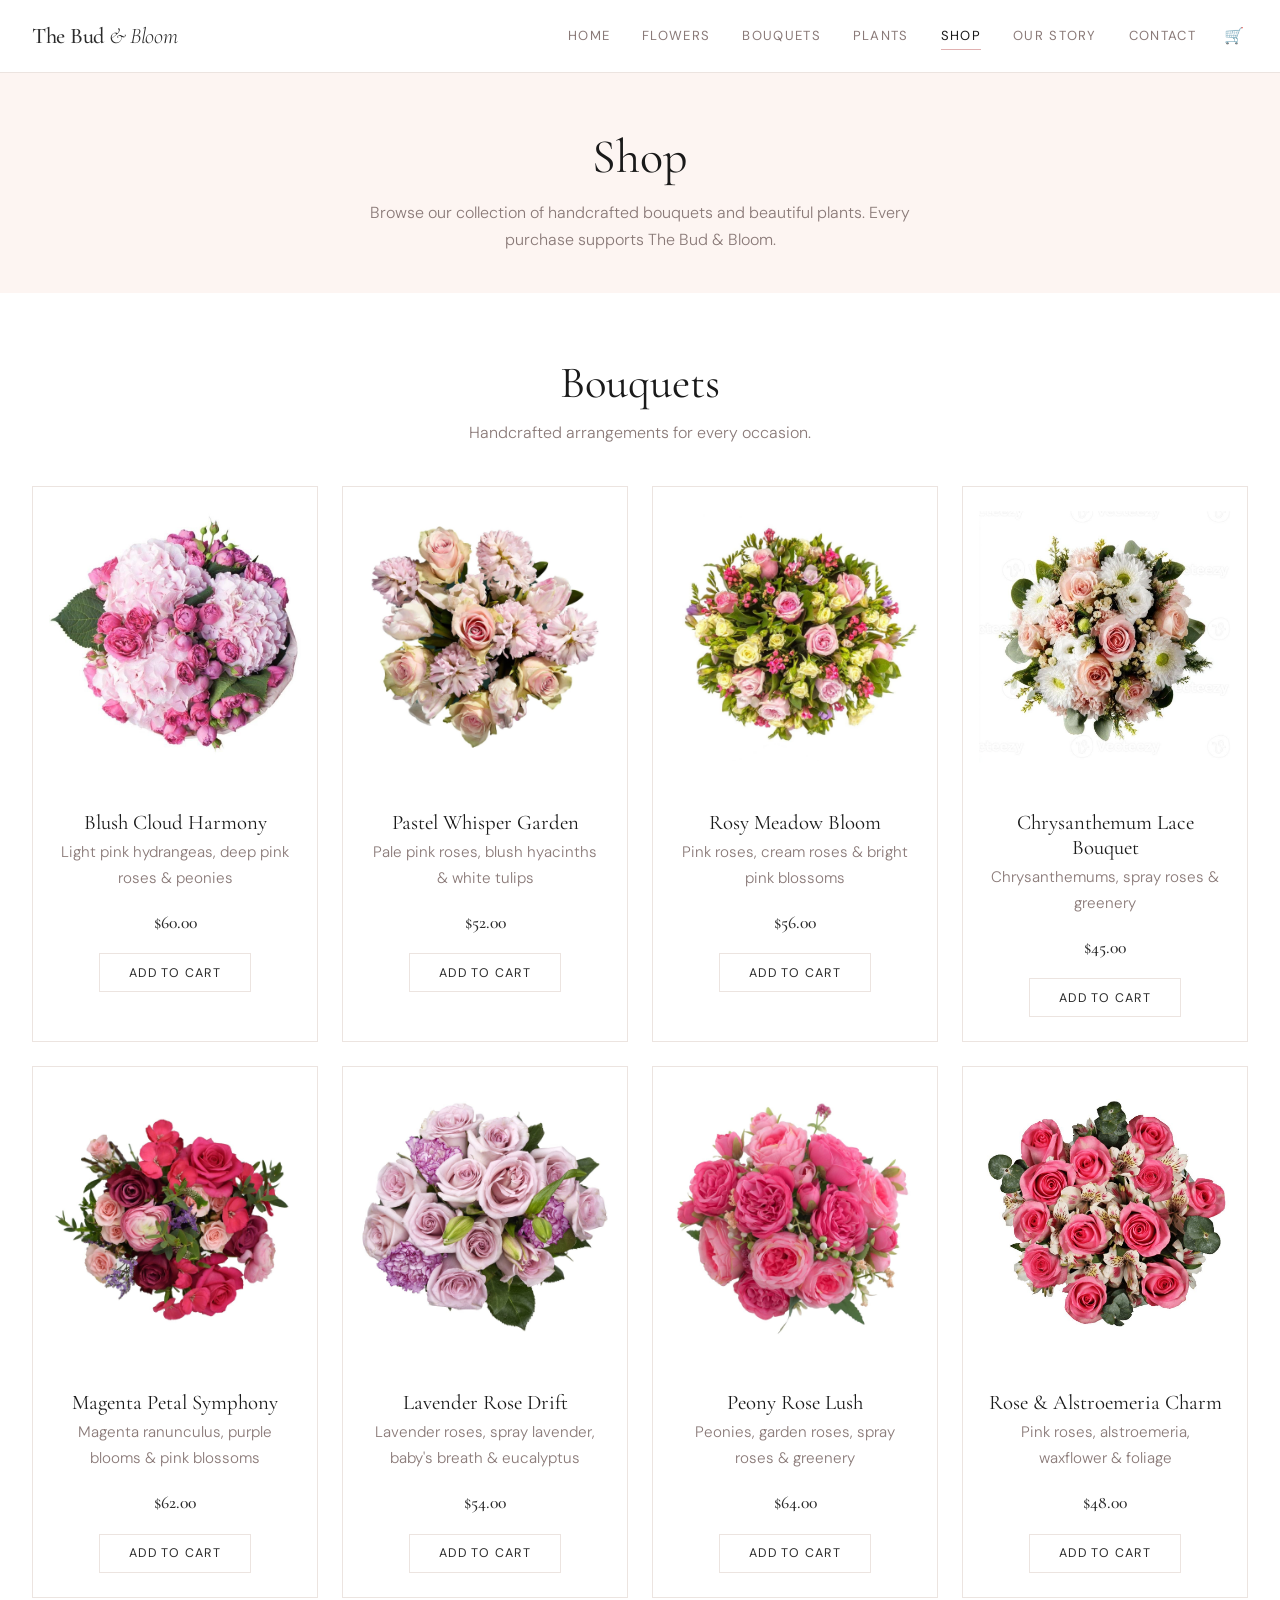
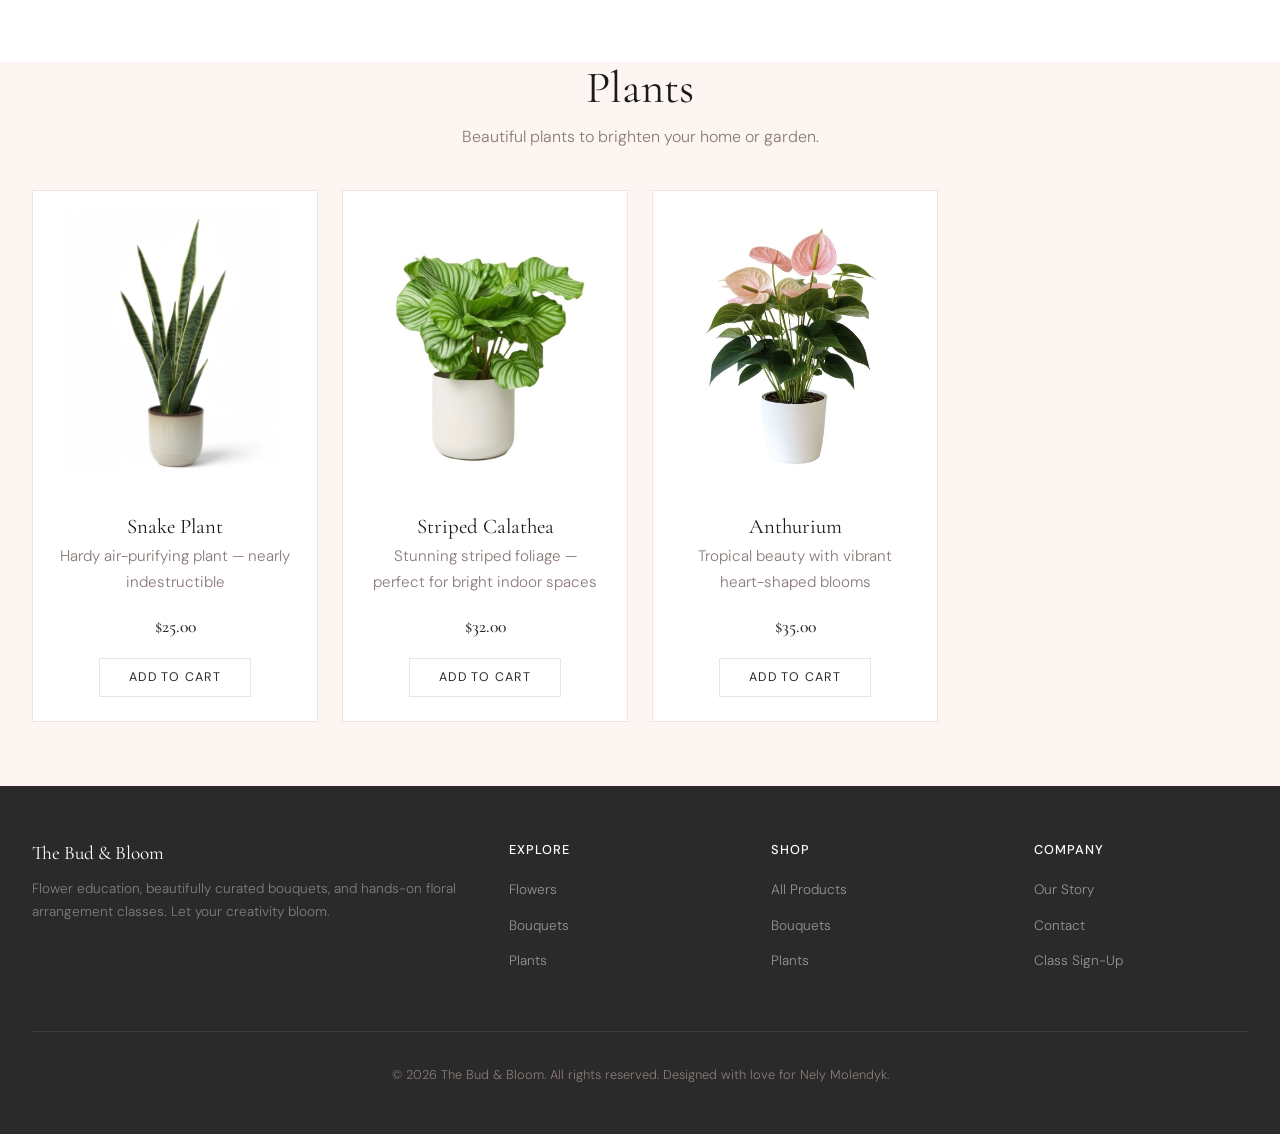
<file: shop.html>
<!DOCTYPE html>
<html lang="en">
<head>
  <meta charset="UTF-8">
  <meta name="viewport" content="width=device-width, initial-scale=1.0">
  <title>Shop — The Bud & Bloom</title>
  <meta name="description" content="Shop beautiful bouquets and plants at The Bud & Bloom. Browse our collection and purchase with easy checkout.">
  <link rel="stylesheet" href="css/style.css">
  <link rel="icon" type="image/svg+xml" href="data:image/svg+xml,%3Csvg xmlns='http://www.w3.org/2000/svg' viewBox='0 0 100 100'%3E%3Ctext y='.9em' font-size='90'%3E🌸%3C/text%3E%3C/svg%3E">
</head>
<body>

  <header>
    <div class="header-inner">
      <a href="index.html" class="logo">The Bud <span>&amp; Bloom</span></a>
      <div class="header-right">
        <nav>
          <ul class="nav-links" id="navLinks">
            <li><a href="index.html">Home</a></li>
            <li><a href="flower-library.html">Flowers</a></li>
            <li><a href="bouquets.html">Bouquets</a></li>
            <li><a href="plant-guide.html">Plants</a></li>
            <li><a href="shop.html" class="active">Shop</a></li>
            <li><a href="about.html">Our Story</a></li>
            <li><a href="contact.html">Contact</a></li>
          </ul>
        </nav>
        <div class="header-icons">
          <a href="cart.html" aria-label="Cart">🛒</a>
        </div>
        <button class="hamburger" id="hamburger" aria-label="Toggle navigation">
          <span></span><span></span><span></span>
        </button>
      </div>
    </div>
  </header>

  <section class="page-banner">
    <h1>Shop</h1>
    <p>Browse our collection of handcrafted bouquets and beautiful plants. Every purchase supports The Bud &amp; Bloom.</p>
  </section>

  <section class="section">
    <div class="section-inner">
      <h2 class="section-title">Bouquets</h2>
      <p class="section-subtitle">Handcrafted arrangements for every occasion.</p>
      <div class="product-grid">

      <div class="product-card">
        <img src="images/blush-cloud-harmony.jpg" alt="Blush Cloud Harmony" />
        <div class="product-info">
          <h3>Blush Cloud Harmony</h3>
          <p>Light pink hydrangeas, deep pink roses &amp; peonies</p>
          <p class="price">$60.00</p>
          <button class="btn-add" onclick="addToCart('Blush Cloud Harmony', 60.00)">Add to Cart</button>
        </div>
      </div>

      <div class="product-card">
        <img src="images/pastel-whisper-garden.jpg" alt="Pastel Whisper Garden" />
        <div class="product-info">
          <h3>Pastel Whisper Garden</h3>
          <p>Pale pink roses, blush hyacinths &amp; white tulips</p>
          <p class="price">$52.00</p>
          <button class="btn-add" onclick="addToCart('Pastel Whisper Garden', 52.00)">Add to Cart</button>
        </div>
      </div>

      <div class="product-card">
        <img src="images/rosy-meadow-bloom.jpg" alt="Rosy Meadow Bloom" />
        <div class="product-info">
          <h3>Rosy Meadow Bloom</h3>
          <p>Pink roses, cream roses &amp; bright pink blossoms</p>
          <p class="price">$56.00</p>
          <button class="btn-add" onclick="addToCart('Rosy Meadow Bloom', 56.00)">Add to Cart</button>
        </div>
      </div>

      <div class="product-card">
        <img src="images/chrysanthemum-lace-bouquet.jpg" alt="Chrysanthemum Lace Bouquet" />
        <div class="product-info">
          <h3>Chrysanthemum Lace Bouquet</h3>
          <p>Chrysanthemums, spray roses &amp; greenery</p>
          <p class="price">$45.00</p>
          <button class="btn-add" onclick="addToCart('Chrysanthemum Lace Bouquet', 45.00)">Add to Cart</button>
        </div>
      </div>

      <div class="product-card">
        <img src="images/magenta petal symthony.jpg" alt="Magenta Petal Symphony" />
        <div class="product-info">
          <h3>Magenta Petal Symphony</h3>
          <p>Magenta ranunculus, purple blooms &amp; pink blossoms</p>
          <p class="price">$62.00</p>
          <button class="btn-add" onclick="addToCart('Magenta Petal Symphony', 62.00)">Add to Cart</button>
        </div>
      </div>

      <div class="product-card">
        <img src="images/lavender-rose-drift.jpg" alt="Lavender Rose Drift" />
        <div class="product-info">
          <h3>Lavender Rose Drift</h3>
          <p>Lavender roses, spray lavender, baby's breath &amp; eucalyptus</p>
          <p class="price">$54.00</p>
          <button class="btn-add" onclick="addToCart('Lavender Rose Drift', 54.00)">Add to Cart</button>
        </div>
      </div>

      <div class="product-card">
        <img src="images/peony-rose-lush.jpg" alt="Peony Rose Lush" />
        <div class="product-info">
          <h3>Peony Rose Lush</h3>
          <p>Peonies, garden roses, spray roses &amp; greenery</p>
          <p class="price">$64.00</p>
          <button class="btn-add" onclick="addToCart('Peony Rose Lush', 64.00)">Add to Cart</button>
        </div>
      </div>

      <div class="product-card">
        <img src="images/rose-and-alstroemeria-charm.jpg" alt="Rose &amp; Alstroemeria Charm" />
        <div class="product-info">
          <h3>Rose &amp; Alstroemeria Charm</h3>
          <p>Pink roses, alstroemeria, waxflower &amp; foliage</p>
          <p class="price">$48.00</p>
          <button class="btn-add" onclick="addToCart('Rose &amp; Alstroemeria Charm', 48.00)">Add to Cart</button>
        </div>
      </div>

    </div>
  </section>

  <section class="section" style="padding-top: 0;">
    <div class="section-inner">
      <h2 class="section-title">Plants</h2>
      <p class="section-subtitle">Beautiful plants to brighten your home or garden.</p>
      <div class="product-grid">

      <div class="product-card">
        <img src="images/snake-plant.jpg" alt="Snake Plant" />
        <div class="product-info">
          <h3>Snake Plant</h3>
          <p>Hardy air-purifying plant — nearly indestructible</p>
          <p class="price">$25.00</p>
          <button class="btn-add" onclick="addToCart('Snake Plant', 25.00)">Add to Cart</button>
        </div>
      </div>

      <div class="product-card">
        <img src="images/striped-calathea.jpg" alt="Striped Calathea" />
        <div class="product-info">
          <h3>Striped Calathea</h3>
          <p>Stunning striped foliage — perfect for bright indoor spaces</p>
          <p class="price">$32.00</p>
          <button class="btn-add" onclick="addToCart('Striped Calathea', 32.00)">Add to Cart</button>
        </div>
      </div>

      <div class="product-card">
        <img src="images/anthurium.jpg" alt="Anthurium" />
        <div class="product-info">
          <h3>Anthurium</h3>
          <p>Tropical beauty with vibrant heart-shaped blooms</p>
          <p class="price">$35.00</p>
          <button class="btn-add" onclick="addToCart('Anthurium', 35.00)">Add to Cart</button>
        </div>
      </div>

    </div>
  </section>

  <footer>
    <div class="footer-inner">
      <div class="footer-brand">
        <h3>The Bud &amp; Bloom</h3>
        <p>Flower education, beautifully curated bouquets, and hands-on floral arrangement classes. Let your creativity bloom.</p>
      </div>
      <div class="footer-col">
        <h4>Explore</h4>
        <ul>
          <li><a href="flower-library.html">Flowers</a></li>
          <li><a href="bouquets.html">Bouquets</a></li>
          <li><a href="plant-guide.html">Plants</a></li>
        </ul>
      </div>
      <div class="footer-col">
        <h4>Shop</h4>
        <ul>
          <li><a href="shop.html">All Products</a></li>
          <li><a href="bouquets.html">Bouquets</a></li>
          <li><a href="plant-guide.html">Plants</a></li>
        </ul>
      </div>
      <div class="footer-col">
        <h4>Company</h4>
        <ul>
          <li><a href="about.html">Our Story</a></li>
          <li><a href="contact.html">Contact</a></li>
          <li><a href="contact.html">Class Sign-Up</a></li>
        </ul>
      </div>
    </div>
    <div class="footer-bottom">
      <p>&copy; 2026 The Bud &amp; Bloom. All rights reserved. Designed with love for Nely Molendyk.</p>
    </div>
  </footer>

  <script>
    // Product catalog
    const products = {
      "Blush Cloud Harmony": { img: "images/blush-cloud-harmony.jpg", price: 60.0 },
      "Pastel Whisper Garden": { img: "images/pastel-whisper-garden.jpg", price: 52.0 },
      "Rosy Meadow Bloom": { img: "images/rosy-meadow-bloom.jpg", price: 56.0 },
      "Chrysanthemum Lace Bouquet": { img: "images/chrysanthemum-lace-bouquet.jpg", price: 45.0 },
      "Magenta Petal Symphony": { img: "images/magenta%20petal%20symthony.jpg", price: 62.0 },
      "Lavender Rose Drift": { img: "images/lavender-rose-drift.jpg", price: 54.0 },
      "Peony Rose Lush": { img: "images/peony-rose-lush.jpg", price: 64.0 },
      "Rose & Alstroemeria Charm": { img: "images/rose-and-alstroemeria-charm.jpg", price: 48.0 },
      "Snake Plant": { img: "images/snake-plant.jpg", price: 25.0 },
      "Striped Calathea": { img: "images/striped-calathea.jpg", price: 32.0 },
      Anthurium: { img: "images/anthurium.jpg", price: 35.0 },
    };

    function getCart() {
      try {
        return JSON.parse(localStorage.getItem("budCart")) || [];
      } catch {
        return [];
      }
    }

    function saveCart(cart) {
      localStorage.setItem("budCart", JSON.stringify(cart));
    }

    function addToCart(name, price) {
      let cart = getCart();
      const existing = cart.find((item) => item.name === name);
      if (existing) {
        existing.qty += 1;
      } else {
        cart.push({ name, price, qty: 1 });
      }
      saveCart(cart);
      alert(name + " added to cart!");
    }

    document.getElementById('hamburger').addEventListener('click', function () {
      document.getElementById('navLinks').classList.toggle('open');
    });
  </script>

</body>
</html>
</file>
<file: css/style.css>
/* ----- Import Fonts ----- */
@import url('https://fonts.googleapis.com/css2?family=Cormorant+Garamond:ital,wght@0,300;0,400;0,500;0,600;1,300;1,400;1,500&family=DM+Sans:opsz,wght@9..40,300;9..40,400;9..40,500&display=swap');

:root {
  --pink-soft: #f8e8e8;
  --pink: #f2d0d0;
  --pink-medium: #e0b0b0;
  --blush: #fdf5f2;
  --cream: #fcf8f5;
  --white: #ffffff;
  --charcoal: #2a2a2a;
  --charcoal-light: #5a5a5a;
  --border: #ece4e0;
  --text-dark: #1a1a1a;
  --text-muted: #8a7a78;
  --shadow: 0 2px 16px rgba(0,0,0,0.04);
  --transition: 0.35s ease;
  --font-heading: 'Cormorant Garamond', Georgia, serif;
  --font-body: 'DM Sans', 'Segoe UI', sans-serif;
}

/* ----- Reset & Base ----- */
*,*::before,*::after{margin:0;padding:0;box-sizing:border-box}
html{scroll-behavior:smooth}
body{font-family:var(--font-body);color:var(--text-dark);background:var(--blush);line-height:1.7;min-height:100vh;font-weight:300;font-size:0.95rem}
img{max-width:100%;height:auto;display:block}
a{text-decoration:none;color:inherit;transition:var(--transition)}
ul{list-style:none}

/* ----- Typography ----- */
h1,h2,h3,h4{font-family:var(--font-heading);font-weight:400;line-height:1.2}
h1{font-size:3.2rem}
h2{font-size:2.4rem;margin-bottom:1.5rem;font-weight:400}
h3{font-size:1.6rem;margin-bottom:0.75rem;font-weight:400}
h4{font-size:1.1rem;margin-bottom:0.5rem;font-weight:500;font-family:var(--font-body)}
p{margin-bottom:1rem;color:var(--text-muted)}

.section-title{text-align:center;margin-bottom:2.5rem;font-size:2.8rem;font-weight:400}
.section-subtitle{text-align:center;color:var(--text-muted);max-width:560px;margin:-2rem auto 2.5rem;font-size:1rem}

/* ----- Header ----- */
header{background:var(--white);border-bottom:1px solid var(--border);position:sticky;top:0;z-index:100}
.header-inner{max-width:1280px;margin:0 auto;padding:0 2rem;display:flex;align-items:center;justify-content:space-between;height:72px}
.logo{font-family:var(--font-heading);font-size:1.4rem;font-weight:500;color:var(--charcoal);letter-spacing:-0.3px}
.logo span{font-style:italic;font-weight:300}
.header-right{display:flex;align-items:center;gap:1.5rem}
.nav-links{display:flex;gap:2rem}
.nav-links a{font-size:0.82rem;font-weight:400;color:var(--text-muted);text-transform:uppercase;letter-spacing:0.1em;padding:0.25rem 0;position:relative}
.nav-links a::after{content:'';position:absolute;bottom:-2px;left:0;width:0;height:1px;background:var(--pink-medium);transition:var(--transition)}
.nav-links a:hover,.nav-links a.active{color:var(--text-dark)}
.nav-links a:hover::after,.nav-links a.active::after{width:100%}
.header-icons a{background:none;border:none;font-size:1rem;cursor:pointer;color:var(--text-muted);padding:4px}
.header-icons a:hover{color:var(--text-dark)}
.hamburger{display:none;flex-direction:column;gap:4px;cursor:pointer;background:none;border:none;padding:4px;z-index:101}
.hamburger span{display:block;width:24px;height:2px;background:var(--text-dark);border-radius:1px;transition:var(--transition)}

/* ----- Hero (Magazine Floral) ----- */
.hero{padding:5rem 2rem 4rem;text-align:center;background:var(--blush)}
.hero-content{max-width:720px;margin:0 auto}
.hero h1{font-size:3.8rem;margin-bottom:1rem;font-weight:400;font-style:italic;color:var(--charcoal)}
.hero p{font-size:1.05rem;color:var(--text-muted);margin-bottom:2rem;max-width:500px;margin-left:auto;margin-right:auto}
.hero-buttons{display:flex;gap:1rem;justify-content:center;flex-wrap:wrap}
.hero-divider{width:60px;height:1px;background:var(--pink-medium);margin:2rem auto}

.btn{display:inline-flex;align-items:center;gap:0.5rem;padding:0.85rem 2.2rem;font-family:var(--font-body);font-weight:400;font-size:0.82rem;cursor:pointer;transition:var(--transition);border:none;text-align:center;text-transform:uppercase;letter-spacing:0.12em}
.btn-primary{background:var(--charcoal);color:var(--white)}
.btn-primary:hover{background:var(--charcoal-light)}
.btn-secondary{background:transparent;color:var(--charcoal);border:1px solid var(--border)}
.btn-secondary:hover{border-color:var(--charcoal)}
.btn-ghost{background:transparent;color:var(--text-muted);border:none;font-size:0.82rem;padding:0.5rem 0;letter-spacing:0.08em}
.btn-ghost:hover{color:var(--charcoal)}

/* ----- Section ----- */
.section{padding:4rem 2rem;background:var(--white)}
.section:nth-child(even){background:var(--blush)}
.section-inner{max-width:1280px;margin:0 auto}

/* ----- Product Grid (Magazine Layout) ----- */
.product-grid{display:grid;grid-template-columns:repeat(auto-fill,minmax(280px,1fr));gap:1.5rem}
.product-card{background:var(--white);border:1px solid var(--border);padding:0;transition:var(--transition);overflow:hidden;text-align:center}
.product-card:hover{border-color:var(--pink)}
.product-card img{width:100%;height:300px;object-fit:contain;display:block;background:var(--white);padding:1rem}
.product-info{padding:1.5rem;text-align:center}
.product-card h3{font-size:1.3rem;margin-bottom:0.25rem;font-weight:400}
.product-card .product-desc{font-size:0.85rem;color:var(--text-muted);margin-bottom:0.5rem}
.product-card .price{font-size:1.1rem;font-weight:500;color:var(--charcoal);margin-bottom:1rem;font-family:var(--font-heading)}
.btn-add{background:transparent;color:var(--charcoal);border:1px solid var(--border);padding:0.65rem 1.8rem;font-family:var(--font-body);font-size:0.78rem;font-weight:400;text-transform:uppercase;letter-spacing:0.1em;cursor:pointer;transition:var(--transition)}
.btn-add:hover{border-color:var(--charcoal);background:var(--charcoal);color:var(--white)}

/* ----- Cards (Magazine Floral) ----- */
.card-grid{display:grid;grid-template-columns:repeat(auto-fill,minmax(300px,1fr));gap:2rem}
.card{background:var(--white);border:1px solid var(--border);transition:var(--transition);overflow:hidden}
.card:hover{border-color:var(--pink)}
.card img{width:100%;height:360px;display:block;object-fit:contain;background:var(--white);transition:var(--transition);padding:1rem}
.card:hover img{transform:translateY(-2px)}
.card .card-content{padding:1.5rem}
.card-content h3{font-size:1.3rem;margin-bottom:0.2rem;font-weight:400}
.card-content .subtitle{font-style:italic;color:var(--text-muted);font-size:0.85rem;margin-bottom:0.75rem;font-weight:300;display:block}
.card-content p{color:var(--text-muted);font-size:0.88rem;margin-bottom:0.5rem;font-weight:300}
.card-content .tag{display:inline-block;background:var(--pink-soft);color:var(--text-muted);font-size:0.72rem;padding:0.15rem 0.7rem;border:1px solid var(--pink);margin:0.1rem 0.1rem;border-radius:2px}

/* ----- Color Helpers ----- */
.bg-pink{background:var(--pink-soft)}
.bg-blush{background:var(--blush)}
.bg-cream{background:var(--cream)}

/* ----- Page Banner ----- */
.page-banner{padding:3.5rem 2rem 2.5rem;text-align:center;background:var(--blush)}
.page-banner h1{font-size:3rem;margin-bottom:0.75rem;font-weight:400}
.page-banner p{font-size:1rem;color:var(--text-muted);max-width:600px;margin:0 auto}

/* ----- Content Section ----- */
.content-section{padding:3.5rem 2rem;max-width:1280px;margin:0 auto}

/* ----- About Page ----- */
.about-layout{display:grid;grid-template-columns:1fr 1fr;gap:3.5rem;align-items:center}
.about-image{width:100%;height:500px;object-fit:cover;border:1px solid var(--border)}
.about-text h2{text-align:left;font-size:2.8rem}
.about-text p{font-weight:300}

/* ----- Mission ----- */
.mission-grid{display:grid;grid-template-columns:repeat(3,1fr);gap:3rem;max-width:1280px;margin:0 auto;padding:4rem 2rem}
.mission-item{text-align:center}
.mission-item .icon{font-size:2.5rem;margin-bottom:0.75rem}
.mission-item h4{font-family:var(--font-heading);font-weight:400;margin-bottom:0.5rem}
.mission-item p{font-size:0.9rem;max-width:260px;margin:0 auto}

/* ----- Contact ----- */
.contact-layout{display:grid;grid-template-columns:1.2fr 1fr;gap:3.5rem;align-items:start}
.form-group{margin-bottom:1.25rem}
.form-group label{display:block;font-weight:400;margin-bottom:0.4rem;font-size:0.8rem;text-transform:uppercase;letter-spacing:0.08em;color:var(--text-muted)}
.form-group input,.form-group select,.form-group textarea{width:100%;padding:0.8rem 1rem;border:1px solid var(--border);font-family:var(--font-body);font-size:0.92rem;transition:var(--transition);background:var(--white);color:var(--text-dark);font-weight:300}
.form-group input:focus,.form-group select:focus,.form-group textarea:focus{outline:none;border-color:var(--charcoal)}
.form-group textarea{min-height:120px;resize:vertical}
.contact-info h3{margin-bottom:1.25rem}
.contact-info-item{display:flex;gap:1rem;margin-bottom:1.25rem}
.contact-info-item .icon{font-size:1.2rem;flex-shrink:0;margin-top:2px}
.contact-info-item .info h4{margin-bottom:0.1rem;font-size:0.85rem;font-family:var(--font-body);font-weight:400;text-transform:uppercase;letter-spacing:0.06em}
.contact-info-item .info p{color:var(--text-muted);font-size:0.88rem;margin-bottom:0;font-weight:300}
.contact-divider{border:none;border-top:1px solid var(--border);margin:2rem 0}

/* ----- CTA ----- */
.cta-section{padding:4rem 2rem;text-align:center;background:var(--pink-soft)}
.cta-section h2{font-weight:400;margin-bottom:1rem}
.cta-section p{max-width:520px;margin:0 auto 2rem;font-size:1rem;font-weight:300}

/* ----- Footer ----- */
footer{background:var(--charcoal);color:rgba(255,255,255,0.6);padding:3.5rem 2rem 2rem}
.footer-inner{max-width:1280px;margin:0 auto;display:grid;grid-template-columns:2fr 1fr 1fr 1fr;gap:3rem}
.footer-brand h3{font-size:1.2rem;margin-bottom:0.75rem;color:var(--white);font-weight:400}
.footer-brand p{color:rgba(255,255,255,0.4);font-size:0.85rem;font-weight:300}
.footer-col h4{color:var(--white);font-size:0.78rem;margin-bottom:1rem;font-weight:400;text-transform:uppercase;letter-spacing:0.1em;font-family:var(--font-body)}
.footer-col ul li{margin-bottom:0.5rem}
.footer-col ul li a{color:rgba(255,255,255,0.4);font-size:0.85rem;font-weight:300;transition:var(--transition)}
.footer-col ul li a:hover{color:var(--white)}
.footer-bottom{max-width:1280px;margin:2.5rem auto 0;padding-top:1.5rem;border-top:1px solid rgba(255,255,255,0.06);text-align:center;font-size:0.78rem;color:rgba(255,255,255,0.25);font-weight:300}

/* ----- Instagram Grid ----- */
.instagram-grid{display:grid;grid-template-columns:repeat(6,1fr);gap:1px}
.instagram-item{aspect-ratio:1;display:flex;align-items:center;justify-content:center;font-size:2rem;background:var(--pink-soft);transition:var(--transition);cursor:pointer}
.instagram-item:hover{opacity:0.8}

/* ----- Shop Layout for sections (no bg border) ----- */
.section .product-grid{margin-top:0}

/* ----- Responsive ----- */
@media(max-width:968px){
  .about-layout,.contact-layout{grid-template-columns:1fr;gap:2rem}
  .footer-inner{grid-template-columns:1fr 1fr}
  .mission-grid{grid-template-columns:1fr;gap:2rem}
  .instagram-grid{grid-template-columns:repeat(3,1fr)}
}
@media(max-width:768px){
  h1{font-size:2.4rem}
  h2{font-size:2rem}
  .hero h1{font-size:2.6rem}
  .hamburger{display:flex}
  .nav-links{display:none;position:fixed;top:0;left:0;right:0;bottom:0;background:var(--white);flex-direction:column;justify-content:center;align-items:center;gap:1.5rem;z-index:100}
  .nav-links.open{display:flex}
  .nav-links a{font-size:1rem}
  .section-title{font-size:2rem}
  .footer-inner{grid-template-columns:1fr;text-align:center}
  .product-grid{grid-template-columns:repeat(2,1fr)}
  .card-grid{grid-template-columns:1fr}
  .card img{height:280px}
}
@media(max-width:480px){
  .header-inner{padding:0 1rem}
  .logo{font-size:1.2rem}
  .hero{padding:3rem 1rem}
  .content-section{padding:2rem 1rem}
  .product-grid{grid-template-columns:1fr}
  .instagram-grid{grid-template-columns:repeat(2,1fr)}
}
}

.footer-brand p {
  color: rgba(255,255,255,0.5);
  font-size: 0.85rem;
  font-weight: 300;
}

.footer-col h4 {
  color: var(--white);
  font-size: 0.8rem;
  margin-bottom: 1.25rem;
  font-weight: 500;
  text-transform: uppercase;
  letter-spacing: 0.08em;
  font-family: var(--font-body);
}

.footer-col ul li {
  margin-bottom: 0.6rem;
}

.footer-col ul li a {
  color: rgba(255,255,255,0.5);
  font-size: 0.85rem;
  font-weight: 300;
  transition: var(--transition);
}

.footer-col ul li a:hover {
  color: var(--white);
}

.footer-bottom {
  max-width: 1280px;
  margin: 3rem auto 0;
  padding-top: 2rem;
  border-top: 1px solid rgba(255,255,255,0.08);
  text-align: center;
  font-size: 0.8rem;
  color: rgba(255,255,255,0.35);
  font-weight: 300;
}

/* ----- Horizontal Scroll (Fiore-inspired) ----- */
.scroll-wrapper {
  overflow-x: auto;
  padding-bottom: 1rem;
  scrollbar-width: thin;
  scrollbar-color: var(--border) transparent;
}

.scroll-wrapper::-webkit-scrollbar {
  height: 4px;
}

.scroll-wrapper::-webkit-scrollbar-thumb {
  background: var(--border);
  border-radius: 2px;
}

.scroll-grid {
  display: flex;
  gap: 2px;
  min-width: min-content;
}

.scroll-grid .product-card {
  min-width: 280px;
  width: 280px;
}

/* ----- CTA Section ----- */
.cta-section {
  padding: 5rem 2rem;
  text-align: center;
  background: var(--cream);
  border-top: 1px solid var(--border);
  border-bottom: 1px solid var(--border);
}

.cta-section h2 {
  font-weight: 400;
  margin-bottom: 1rem;
}

.cta-section p {
  max-width: 560px;
  margin: 0 auto 2rem;
  font-size: 1.05rem;
  font-weight: 300;
}

/* ----- Blog / Latest Section ----- */
.blog-grid {
  display: grid;
  grid-template-columns: repeat(3, 1fr);
  gap: 2px;
  background: var(--border);
}

.blog-card {
  background: var(--white);
  padding: 2rem;
}

.blog-card .blog-category {
  font-size: 0.75rem;
  text-transform: uppercase;
  letter-spacing: 0.08em;
  color: var(--text-muted);
  margin-bottom: 0.75rem;
}

.blog-card h3 {
  font-size: 1.15rem;
  font-weight: 500;
  margin-bottom: 0.75rem;
}

.blog-card h3 a {
  color: var(--text-dark);
}

.blog-card h3 a:hover {
  color: var(--accent);
}

.blog-card p {
  font-size: 0.88rem;
  color: var(--text-muted);
  font-weight: 300;
}

/* ----- Store Info Section ----- */
.store-info {
  display: grid;
  grid-template-columns: 1fr 1fr;
  gap: 3rem;
  padding: 5rem 2rem;
  max-width: 1280px;
  margin: 0 auto;
}

.store-info h2 {
  font-weight: 400;
}

.store-info p {
  font-weight: 300;
  font-size: 0.95rem;
}

.store-info .hours p {
  margin-bottom: 0.25rem;
}

/* ----- Instagram Section ----- */
.instagram-grid {
  display: grid;
  grid-template-columns: repeat(6, 1fr);
  gap: 2px;
}

.instagram-item {
  aspect-ratio: 1;
  display: flex;
  align-items: center;
  justify-content: center;
  font-size: 2rem;
  background: var(--cream);
  transition: var(--transition);
  cursor: pointer;
}

.instagram-item:hover {
  opacity: 0.8;
}

/* ----- Responsive ----- */
@media (max-width: 1024px) {
  .occasion-grid {
    grid-template-columns: repeat(2, 1fr);
  }

  .blog-grid {
    grid-template-columns: 1fr;
  }

  .mission-grid {
    grid-template-columns: 1fr;
    gap: 2rem;
  }

  .instagram-grid {
    grid-template-columns: repeat(3, 1fr);
  }
}

@media (max-width: 968px) {
  .about-layout,
  .contact-layout {
    grid-template-columns: 1fr;
    gap: 2rem;
  }

  .store-info {
    grid-template-columns: 1fr;
    gap: 2rem;
  }

  .footer-inner {
    grid-template-columns: 1fr 1fr;
  }
}

@media (max-width: 768px) {
  h1 { font-size: 2.2rem; }
  h2 { font-size: 1.8rem; }
  .hero h1 { font-size: 2.6rem; }
  .text-stagger { font-size: 2.2rem; }

  .hamburger {
    display: flex;
  }

  .nav-links {
    display: none;
    position: fixed;
    top: 0;
    left: 0;
    right: 0;
    bottom: 0;
    background: var(--white);
    flex-direction: column;
    justify-content: center;
    align-items: center;
    gap: 1.5rem;
    z-index: 100;
  }

  .nav-links.open {
    display: flex;
  }

  .nav-links a {
    font-size: 1.1rem;
  }

  .header-icons {
    display: none;
  }

  .page-banner h1 {
    font-size: 2rem;
  }

  .hero-buttons {
    flex-direction: column;
    align-items: center;
  }

  .section-title {
    font-size: 1.8rem;
  }

  .footer-inner {
    grid-template-columns: 1fr;
    text-align: center;
  }

  .card-grid {
    grid-template-columns: 1fr;
  }

  .product-grid {
    grid-template-columns: repeat(2, 1fr);
  }

  .occasion-grid {
    grid-template-columns: repeat(2, 1fr);
  }
}

@media (max-width: 480px) {
  .header-inner {
    padding: 0 1rem;
  }

  .logo {
    font-size: 1.2rem;
  }

  .hero {
    padding: 4rem 1rem 3rem;
  }

  .content-section {
    padding: 2.5rem 1rem;
  }

  .section {
    padding: 3rem 1rem;
  }

  .product-grid {
    grid-template-columns: 1fr;
  }

  .occasion-grid {
    grid-template-columns: 1fr;
  }

  .instagram-grid {
    grid-template-columns: repeat(2, 1fr);
  }
}
</file>
